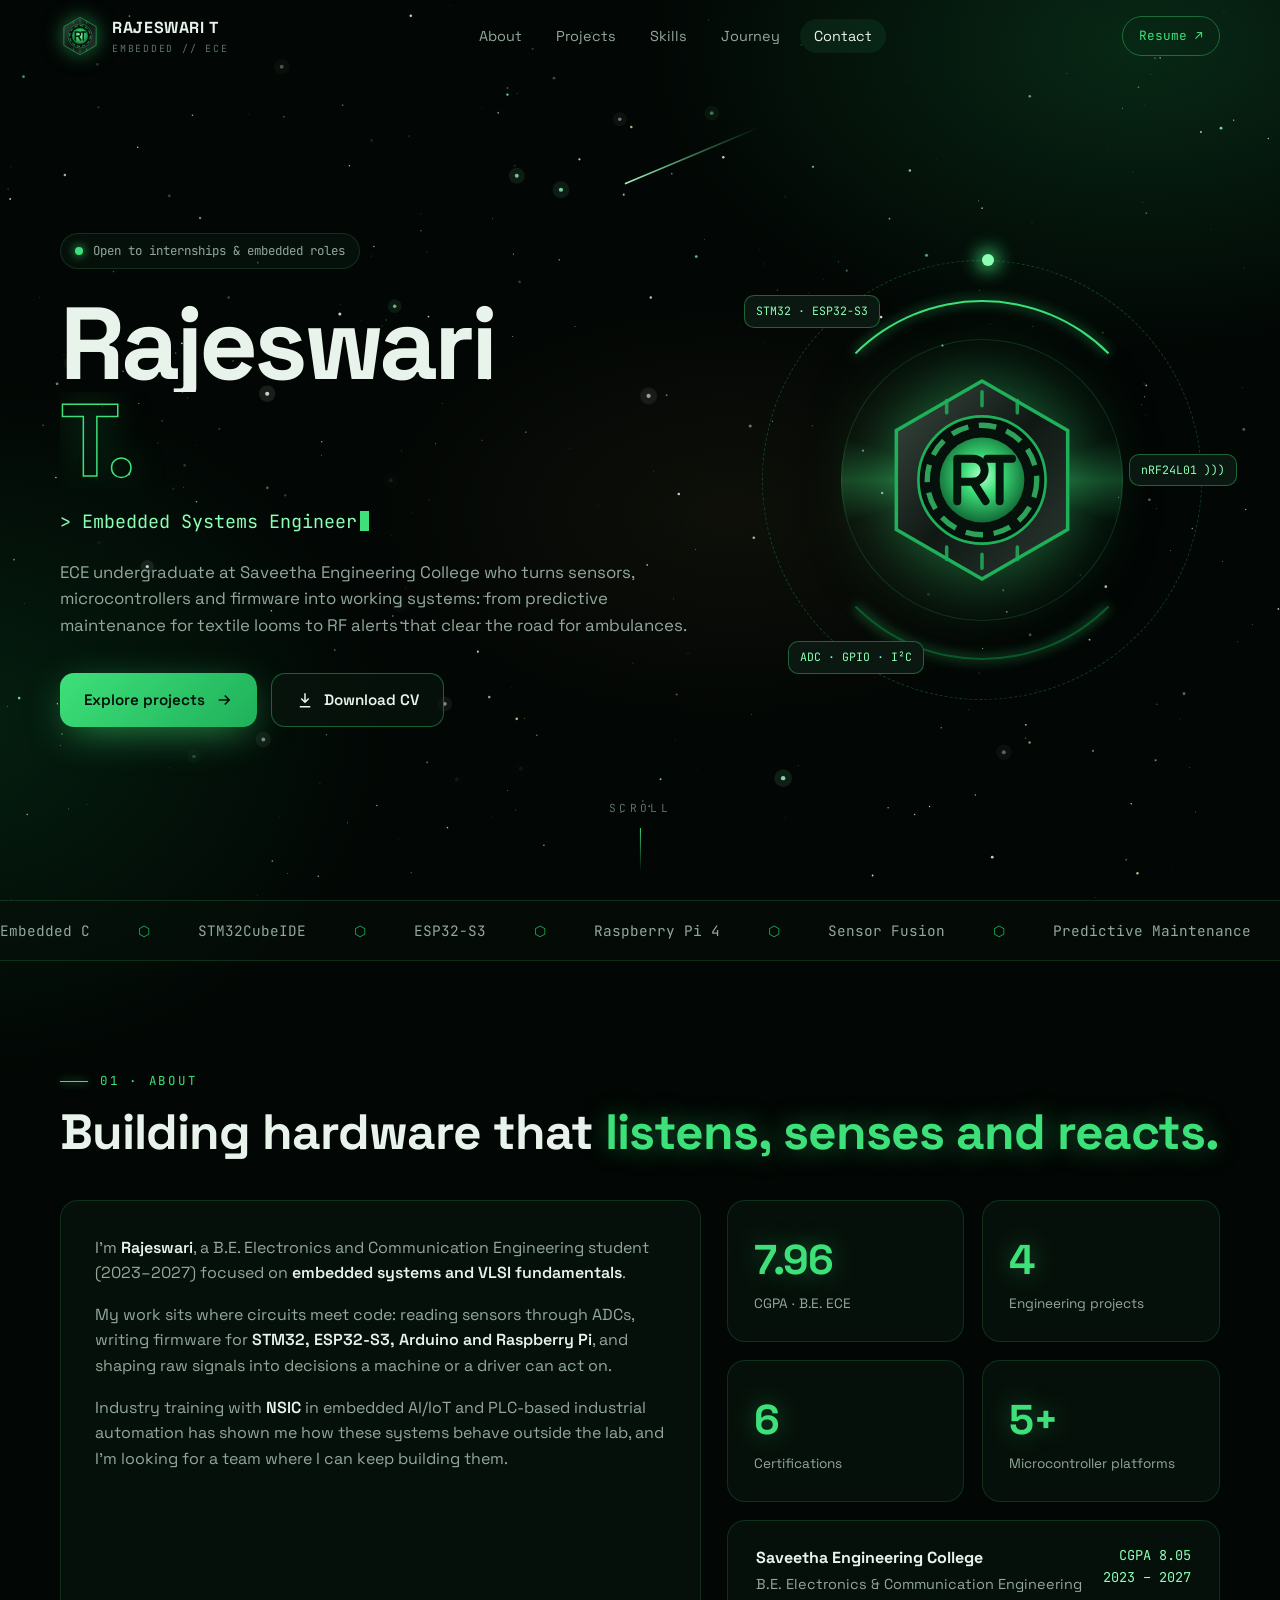
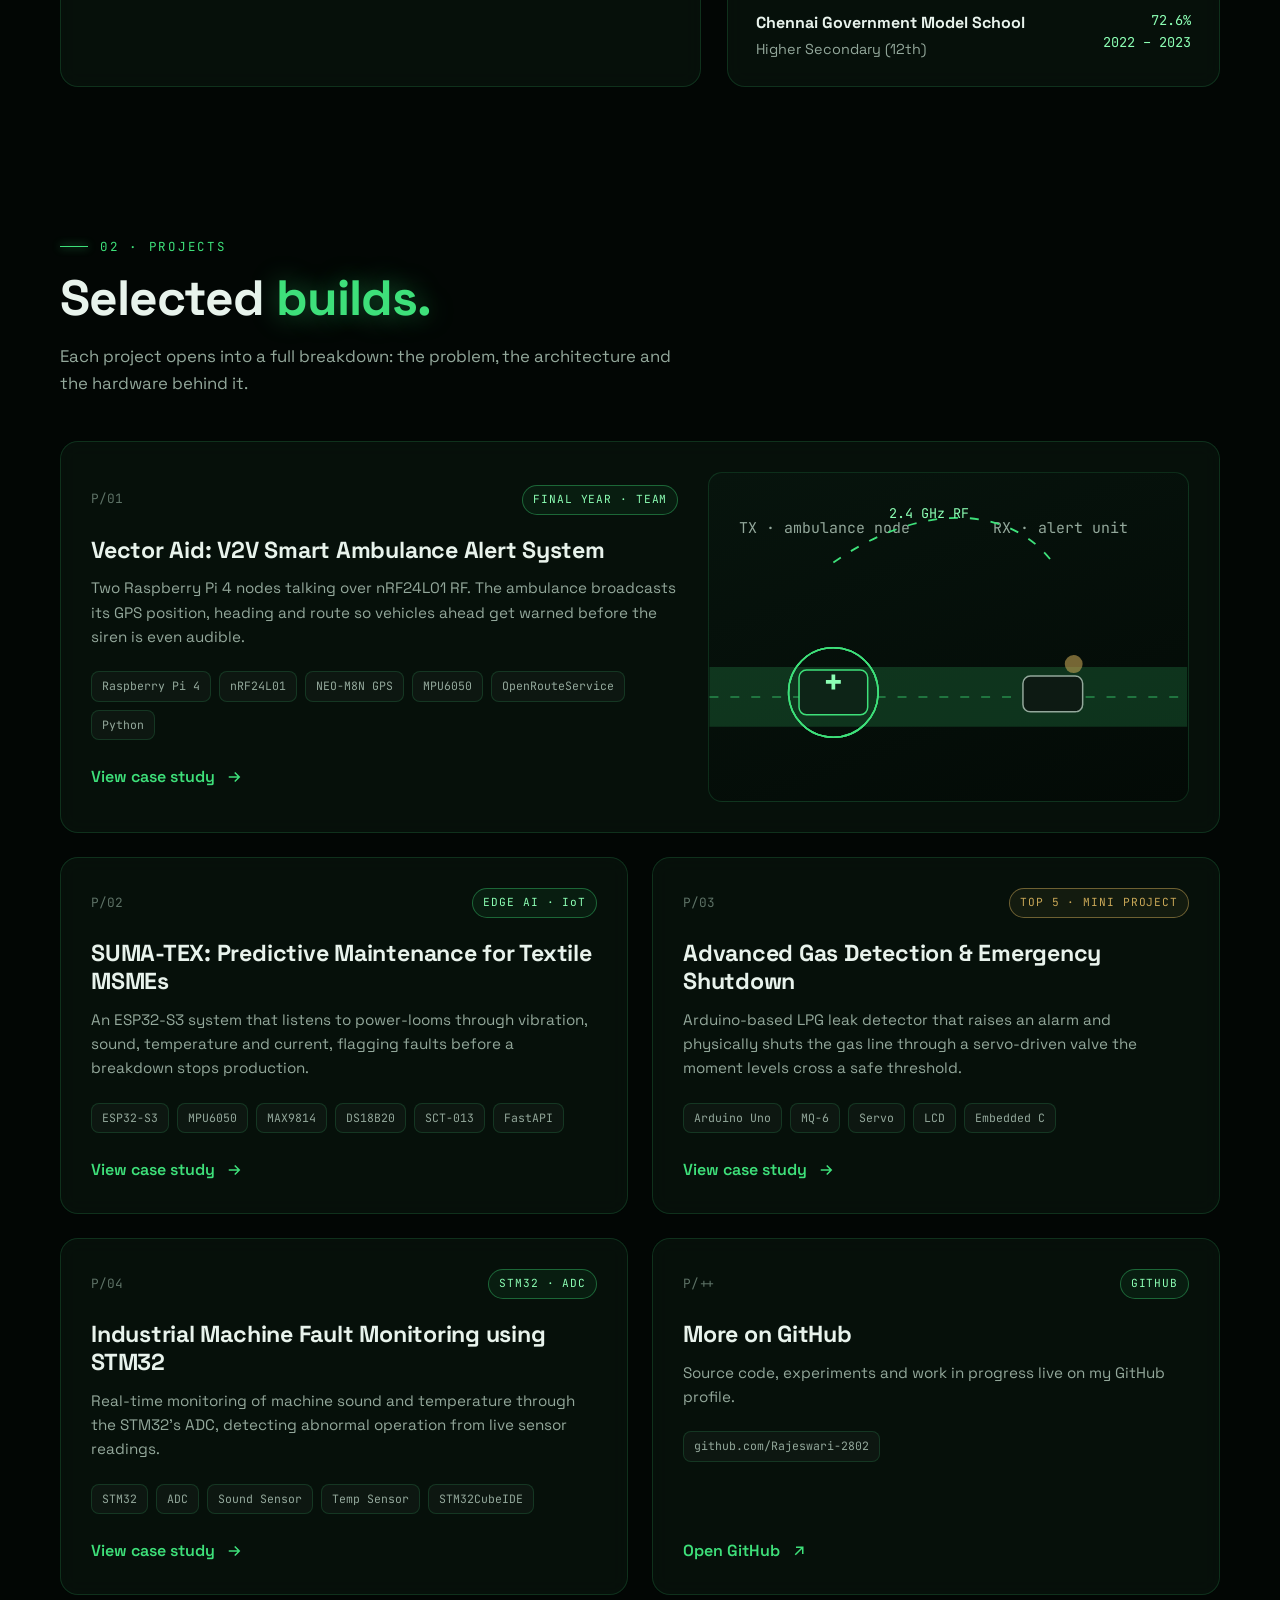
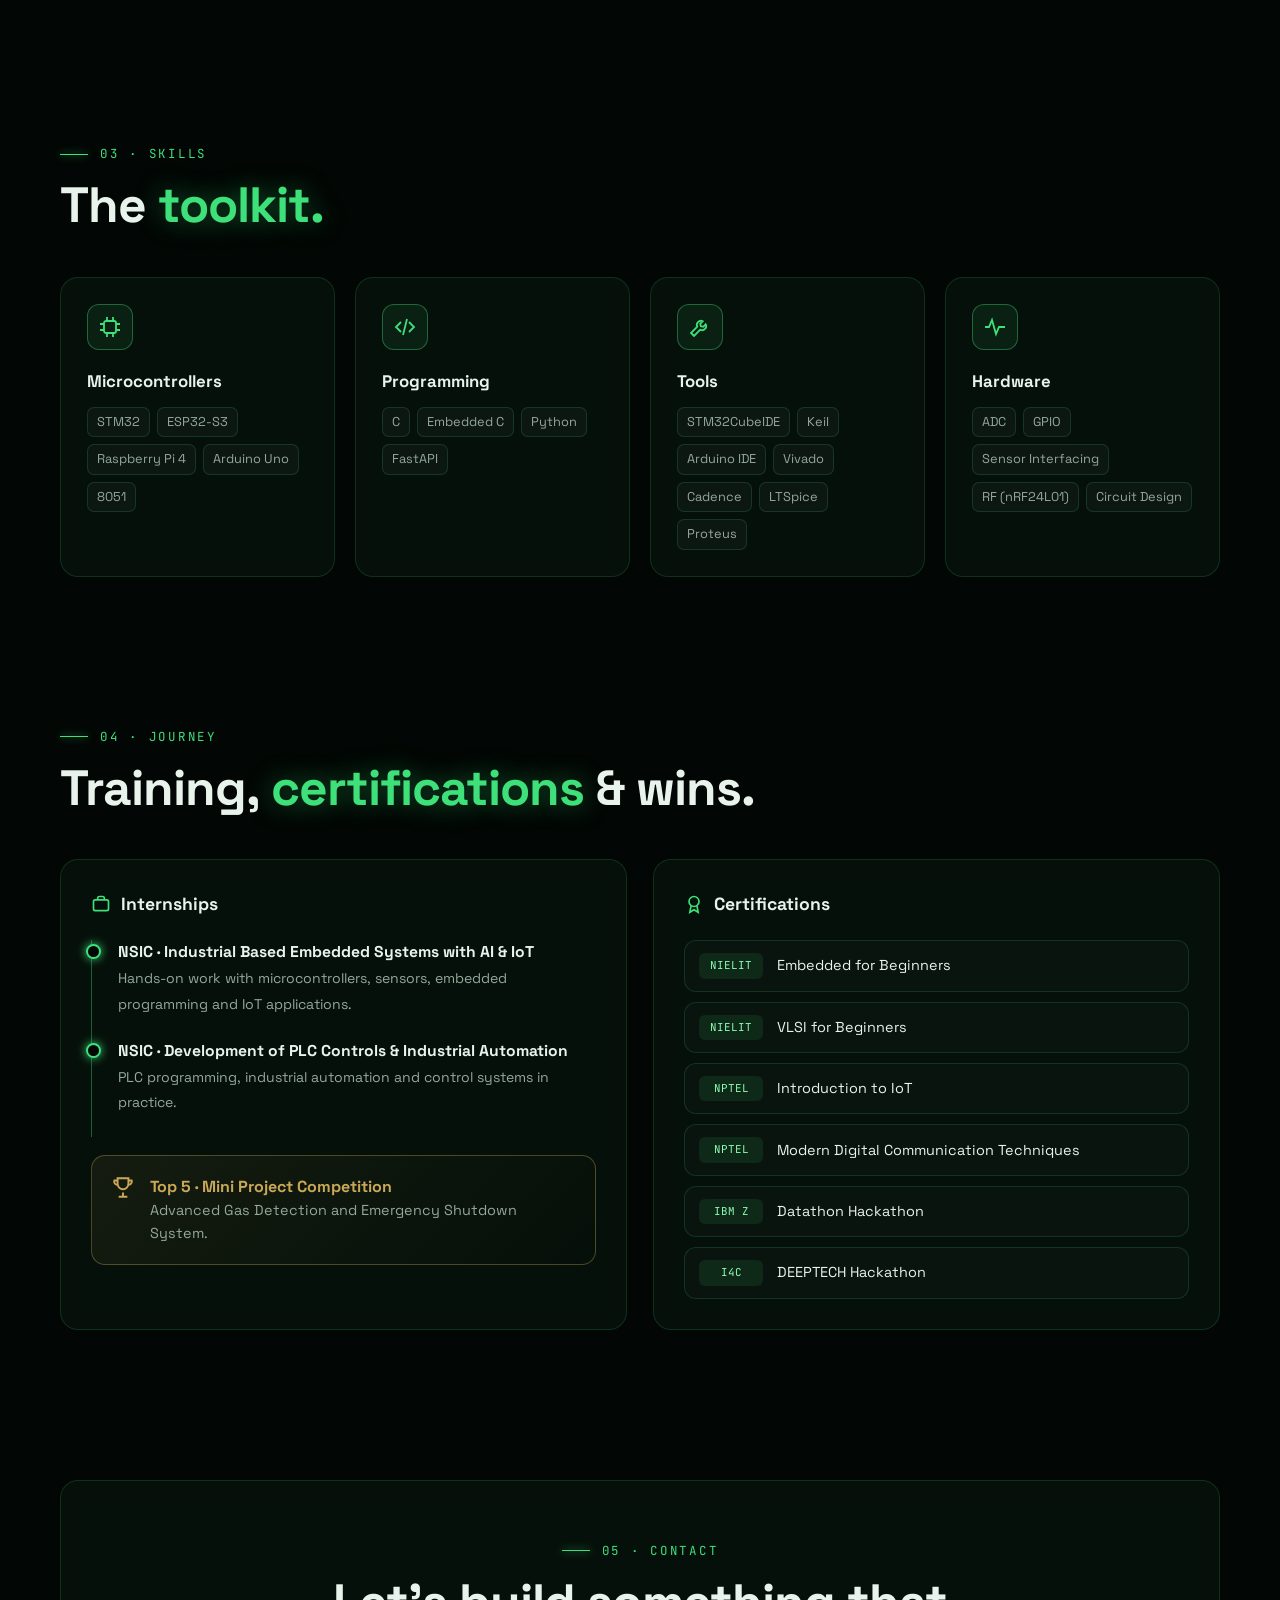
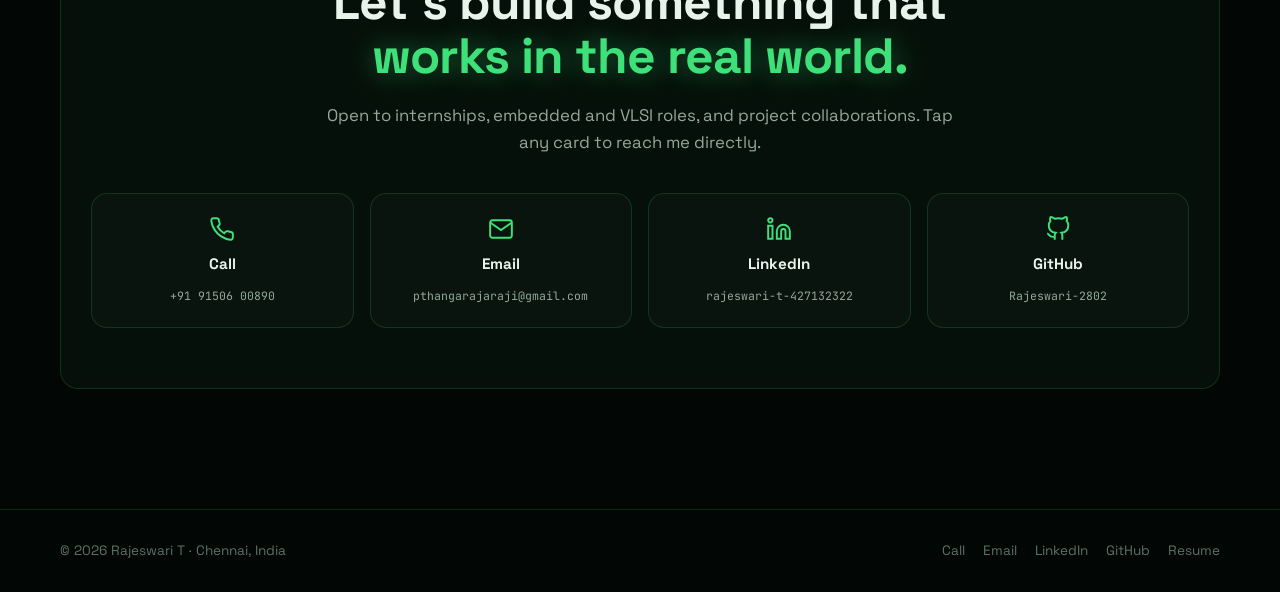
<file: index.html>
<!DOCTYPE html>
<html lang="en">
<head>
<meta charset="UTF-8">
<meta name="viewport" content="width=device-width, initial-scale=1">
<title>Rajeswari T | Embedded Systems Engineer</title>
<meta name="description" content="Portfolio of Rajeswari T, ECE student at Saveetha Engineering College building embedded systems with STM32, ESP32-S3 and Raspberry Pi.">
<meta name="theme-color" content="#020604">
<meta property="og:title" content="Rajeswari T | Embedded Systems Engineer">
<meta property="og:description" content="Embedded systems, IoT and VLSI projects: V2V ambulance alerts, textile predictive maintenance and more.">
<link rel="icon" type="image/svg+xml" href="assets/logo.svg">
<link rel="preconnect" href="https://fonts.googleapis.com">
<link rel="preconnect" href="https://fonts.gstatic.com" crossorigin>
<link href="https://fonts.googleapis.com/css2?family=JetBrains+Mono:wght@400;500&family=Space+Grotesk:wght@400;500;600;700&display=swap" rel="stylesheet">
<link rel="stylesheet" href="assets/css/style.css">
</head>
<body>
<div class="nebula"></div>
<canvas id="cosmos"></canvas>
<div class="cursor-glow"></div>

<!-- ============ NAV ============ -->
<header class="nav">
  <div class="wrap">
    <a href="#top" class="brand"><img src="assets/logo.svg" alt="Rajeswari T logo"><span>RAJESWARI T<small>EMBEDDED // ECE</small></span></a>
    <ul class="nav-links">
      <li><a href="#about">About</a></li>
      <li><a href="#projects">Projects</a></li>
      <li><a href="#skills">Skills</a></li>
      <li><a href="#journey">Journey</a></li>
      <li><a href="#contact">Contact</a></li>
    </ul>
    <a href="assets/Rajeswari_T_Resume.pdf" target="_blank" rel="noopener" class="nav-cta">Resume ↗</a>
    <button class="menu-btn" aria-label="Menu"><span></span><span></span></button>
  </div>
</header>

<main id="top">
<!-- ============ HERO ============ -->
<section class="hero">
  <div class="wrap">
    <div>
      <div class="status"><i></i>Open to internships &amp; embedded roles</div>
      <h1><span class="line"><span>Rajeswari</span></span><span class="line"><span class="outline">T.</span></span></h1>
      <div class="role">&gt; <span id="typed"></span><span class="caret"></span></div>
      <p class="lead">ECE undergraduate at Saveetha Engineering College who turns sensors, microcontrollers and firmware into working systems: from predictive maintenance for textile looms to RF alerts that clear the road for ambulances.</p>
      <div class="btns">
        <a href="#projects" class="btn btn-primary">Explore projects
          <svg viewBox="0 0 24 24" fill="none" stroke="currentColor" stroke-width="2"><path d="M5 12h14M13 6l6 6-6 6"/></svg></a>
        <a href="assets/Rajeswari_T_Resume.pdf" download class="btn btn-ghost">
          <svg viewBox="0 0 24 24" fill="none" stroke="currentColor" stroke-width="2"><path d="M12 3v12M7 10l5 5 5-5M5 21h14"/></svg>Download CV</a>
      </div>
    </div>
    <div class="emblem" aria-hidden="true">
      <div class="ring r1"></div>
      <div class="ring r2"></div>
      <div class="ring r3"></div>
      <div class="orbit"><b></b></div>
      <div class="core"><img src="assets/logo.svg" alt=""></div>
      <div class="chip c1">STM32 · ESP32-S3</div>
      <div class="chip c2">nRF24L01 ))) </div>
      <div class="chip c3">ADC · GPIO · I²C</div>
    </div>
  </div>
  <div class="scroll-hint">SCROLL</div>
</section>

<div class="marquee" aria-hidden="true">
  <div class="marquee-track">
    <span>Embedded C</span><span>STM32CubeIDE</span><span>ESP32-S3</span><span>Raspberry Pi 4</span><span>Sensor Fusion</span><span>Predictive Maintenance</span><span>V2V Communication</span><span>VLSI</span><span>PLC Automation</span><span>Python</span><span>FastAPI</span>
    <span>Embedded C</span><span>STM32CubeIDE</span><span>ESP32-S3</span><span>Raspberry Pi 4</span><span>Sensor Fusion</span><span>Predictive Maintenance</span><span>V2V Communication</span><span>VLSI</span><span>PLC Automation</span><span>Python</span><span>FastAPI</span>
  </div>
</div>

<!-- ============ ABOUT ============ -->
<section id="about">
  <div class="wrap">
    <div class="eyebrow reveal">01 · About</div>
    <h2 class="title reveal d1">Building hardware that <em>listens, senses and reacts.</em></h2>
    <div class="about-grid">
      <div class="panel about-text reveal">
        <p>I'm <strong>Rajeswari</strong>, a B.E. Electronics and Communication Engineering student (2023–2027) focused on <strong>embedded systems and VLSI fundamentals</strong>.</p>
        <p>My work sits where circuits meet code: reading sensors through ADCs, writing firmware for <strong>STM32, ESP32-S3, Arduino and Raspberry Pi</strong>, and shaping raw signals into decisions a machine or a driver can act on.</p>
        <p>Industry training with <strong>NSIC</strong> in embedded AI/IoT and PLC-based industrial automation has shown me how these systems behave outside the lab, and I'm looking for a team where I can keep building them.</p>
      </div>
      <div class="stats">
        <div class="panel stat reveal d1"><div class="num" data-count="8.05">0</div><div class="lbl">CGPA · B.E. ECE</div></div>
        <div class="panel stat reveal d2"><div class="num" data-count="4">0</div><div class="lbl">Engineering projects</div></div>
        <div class="panel stat reveal d2"><div class="num" data-count="6">0</div><div class="lbl">Certifications</div></div>
        <div class="panel stat reveal d3"><div class="num" data-count="5" data-suffix="+">0</div><div class="lbl">Microcontroller platforms</div></div>
        <div class="panel edu reveal">
          <div class="edu-row"><div><b>Saveetha Engineering College</b><span>B.E. Electronics &amp; Communication Engineering</span></div><div class="right">CGPA 8.05<br>2023 – 2027</div></div>
          <div class="edu-row"><div><b>Chennai Government Model School</b><span>Higher Secondary (12th)</span></div><div class="right">72.6%<br>2022 – 2023</div></div>
        </div>
      </div>
    </div>
  </div>
</section>

<!-- ============ PROJECTS ============ -->
<section id="projects">
  <div class="wrap">
    <div class="eyebrow reveal">02 · Projects</div>
    <h2 class="title reveal d1">Selected <em>builds.</em></h2>
    <p class="lead reveal d2">Each project opens into a full breakdown: the problem, the architecture and the hardware behind it.</p>

    <div class="projects">
      <!-- V2V -->
      <a href="projects/vector-aid.html" class="panel card featured reveal">
        <div>
          <div class="card-top"><span class="card-idx">P/01</span><span class="badge">FINAL YEAR · TEAM</span></div>
          <h3>Vector Aid: V2V Smart Ambulance Alert System</h3>
          <p>Two Raspberry Pi 4 nodes talking over nRF24L01 RF. The ambulance broadcasts its GPS position, heading and route so vehicles ahead get warned before the siren is even audible.</p>
          <div class="tags"><span>Raspberry Pi 4</span><span>nRF24L01</span><span>NEO-M8N GPS</span><span>MPU6050</span><span>OpenRouteService</span><span>Python</span></div>
          <span class="more">View case study <svg viewBox="0 0 24 24" fill="none" stroke="currentColor" stroke-width="2"><path d="M5 12h14M13 6l6 6-6 6"/></svg></span>
        </div>
        <div class="card-visual">
          <svg viewBox="0 0 320 220">
            <path d="M0 150 H320" stroke="rgba(62,224,122,.18)" stroke-width="40"/>
            <path d="M0 150 H320" stroke="rgba(62,224,122,.5)" stroke-width="1" class="flow"/>
            <g transform="translate(60 132)">
              <rect width="46" height="30" rx="5" fill="#0d2417" stroke="#3ee07a"/>
              <path d="M18 8h10M23 3v10" stroke="#8cffb4" stroke-width="2.5"/>
              <circle cx="23" cy="15" r="30" fill="none" stroke="#3ee07a" class="wave"/>
              <circle cx="23" cy="15" r="30" fill="none" stroke="#3ee07a" class="wave d2"/>
              <circle cx="23" cy="15" r="30" fill="none" stroke="#3ee07a" class="wave d3"/>
            </g>
            <g transform="translate(210 136)"><rect width="40" height="24" rx="5" fill="#0d1a13" stroke="#93a89b"/><circle cx="34" cy="-8" r="6" fill="#c9a857"><animate attributeName="opacity" values="1;.2;1" dur="1s" repeatCount="indefinite"/></circle></g>
            <text x="20" y="40" fill="#93a89b" font-family="JetBrains Mono" font-size="10">TX · ambulance node</text>
            <text x="190" y="40" fill="#93a89b" font-family="JetBrains Mono" font-size="10">RX · alert unit</text>
            <path d="M83 60 C140 20 200 20 230 60" fill="none" stroke="#3ee07a" stroke-width="1.2" class="flow"/>
            <text x="120" y="30" fill="#8cffb4" font-family="JetBrains Mono" font-size="9">2.4 GHz RF</text>
          </svg>
        </div>
      </a>

      <!-- SUMA-TEX -->
      <a href="projects/suma-tex.html" class="panel card reveal">
        <div class="card-top"><span class="card-idx">P/02</span><span class="badge">EDGE AI · IoT</span></div>
        <h3>SUMA-TEX: Predictive Maintenance for Textile MSMEs</h3>
        <p>An ESP32-S3 system that listens to power-looms through vibration, sound, temperature and current, flagging faults before a breakdown stops production.</p>
        <div class="tags"><span>ESP32-S3</span><span>MPU6050</span><span>MAX9814</span><span>DS18B20</span><span>SCT-013</span><span>FastAPI</span></div>
        <span class="more">View case study <svg viewBox="0 0 24 24" fill="none" stroke="currentColor" stroke-width="2"><path d="M5 12h14M13 6l6 6-6 6"/></svg></span>
      </a>

      <!-- Gas -->
      <a href="projects/gas-shutdown.html" class="panel card reveal d1">
        <div class="card-top"><span class="card-idx">P/03</span><span class="badge gold">TOP 5 · MINI PROJECT</span></div>
        <h3>Advanced Gas Detection &amp; Emergency Shutdown</h3>
        <p>Arduino-based LPG leak detector that raises an alarm and physically shuts the gas line through a servo-driven valve the moment levels cross a safe threshold.</p>
        <div class="tags"><span>Arduino Uno</span><span>MQ-6</span><span>Servo</span><span>LCD</span><span>Embedded C</span></div>
        <span class="more">View case study <svg viewBox="0 0 24 24" fill="none" stroke="currentColor" stroke-width="2"><path d="M5 12h14M13 6l6 6-6 6"/></svg></span>
      </a>

      <!-- STM32 -->
      <a href="projects/stm32-fault.html" class="panel card reveal">
        <div class="card-top"><span class="card-idx">P/04</span><span class="badge">STM32 · ADC</span></div>
        <h3>Industrial Machine Fault Monitoring using STM32</h3>
        <p>Real-time monitoring of machine sound and temperature through the STM32's ADC, detecting abnormal operation from live sensor readings.</p>
        <div class="tags"><span>STM32</span><span>ADC</span><span>Sound Sensor</span><span>Temp Sensor</span><span>STM32CubeIDE</span></div>
        <span class="more">View case study <svg viewBox="0 0 24 24" fill="none" stroke="currentColor" stroke-width="2"><path d="M5 12h14M13 6l6 6-6 6"/></svg></span>
      </a>

      <a href="https://github.com/Rajeswari-2802" target="_blank" rel="noopener" class="panel card reveal d1">
        <div class="card-top"><span class="card-idx">P/++</span><span class="badge">GITHUB</span></div>
        <h3>More on GitHub</h3>
        <p>Source code, experiments and work in progress live on my GitHub profile.</p>
        <div class="tags"><span>github.com/Rajeswari-2802</span></div>
        <span class="more">Open GitHub <svg viewBox="0 0 24 24" fill="none" stroke="currentColor" stroke-width="2"><path d="M7 17L17 7M8 7h9v9"/></svg></span>
      </a>
    </div>
  </div>
</section>

<!-- ============ SKILLS ============ -->
<section id="skills">
  <div class="wrap">
    <div class="eyebrow reveal">03 · Skills</div>
    <h2 class="title reveal d1">The <em>toolkit.</em></h2>
    <div class="skills-grid">
      <div class="panel skill reveal">
        <div class="ico"><svg viewBox="0 0 24 24" fill="none" stroke="currentColor" stroke-width="1.8"><rect x="6" y="6" width="12" height="12" rx="2"/><path d="M9 2v4M15 2v4M9 18v4M15 18v4M2 9h4M2 15h4M18 9h4M18 15h4"/></svg></div>
        <h4>Microcontrollers</h4>
        <ul><li>STM32</li><li>ESP32-S3</li><li>Raspberry Pi 4</li><li>Arduino Uno</li><li>8051</li></ul>
      </div>
      <div class="panel skill reveal d1">
        <div class="ico"><svg viewBox="0 0 24 24" fill="none" stroke="currentColor" stroke-width="1.8"><path d="M8 7l-5 5 5 5M16 7l5 5-5 5M14 4l-4 16"/></svg></div>
        <h4>Programming</h4>
        <ul><li>C</li><li>Embedded C</li><li>Python</li><li>FastAPI</li></ul>
      </div>
      <div class="panel skill reveal d2">
        <div class="ico"><svg viewBox="0 0 24 24" fill="none" stroke="currentColor" stroke-width="1.8"><path d="M14.7 6.3a4 4 0 00-5.4 5.4L3 18l3 3 6.3-6.3a4 4 0 005.4-5.4l-2.5 2.5-2.4-.6-.6-2.4z"/></svg></div>
        <h4>Tools</h4>
        <ul><li>STM32CubeIDE</li><li>Keil</li><li>Arduino IDE</li><li>Vivado</li><li>Cadence</li><li>LTSpice</li><li>Proteus</li></ul>
      </div>
      <div class="panel skill reveal d3">
        <div class="ico"><svg viewBox="0 0 24 24" fill="none" stroke="currentColor" stroke-width="1.8"><path d="M2 12h4l3-7 4 14 3-7h6"/></svg></div>
        <h4>Hardware</h4>
        <ul><li>ADC</li><li>GPIO</li><li>Sensor Interfacing</li><li>RF (nRF24L01)</li><li>Circuit Design</li></ul>
      </div>
    </div>
  </div>
</section>

<!-- ============ JOURNEY ============ -->
<section id="journey">
  <div class="wrap">
    <div class="eyebrow reveal">04 · Journey</div>
    <h2 class="title reveal d1">Training, <em>certifications</em> &amp; wins.</h2>
    <div class="two-col">
      <div class="panel timeline reveal">
        <h3><svg viewBox="0 0 24 24" fill="none" stroke="currentColor" stroke-width="2"><rect x="3" y="7" width="18" height="13" rx="2"/><path d="M8 7V5a2 2 0 012-2h4a2 2 0 012 2v2"/></svg>Internships</h3>
        <div class="tl-item"><b>NSIC · Industrial Based Embedded Systems with AI &amp; IoT</b><span>Hands-on work with microcontrollers, sensors, embedded programming and IoT applications.</span></div>
        <div class="tl-item"><b>NSIC · Development of PLC Controls &amp; Industrial Automation</b><span>PLC programming, industrial automation and control systems in practice.</span></div>
        <div class="trophy">
          <svg viewBox="0 0 24 24" fill="none" stroke="currentColor" stroke-width="1.8"><path d="M8 21h8M12 17v4M7 4h10v5a5 5 0 01-10 0V4zM7 6H4a3 3 0 003 4M17 6h3a3 3 0 01-3 4"/></svg>
          <div><b>Top 5 · Mini Project Competition</b><p>Advanced Gas Detection and Emergency Shutdown System.</p></div>
        </div>
      </div>
      <div class="panel timeline reveal d1">
        <h3><svg viewBox="0 0 24 24" fill="none" stroke="currentColor" stroke-width="2"><circle cx="12" cy="9" r="6"/><path d="M8.5 14L7 22l5-3 5 3-1.5-8"/></svg>Certifications</h3>
        <div class="cert-list">
          <div class="cert"><i>NIELIT</i><span>Embedded for Beginners</span></div>
          <div class="cert"><i>NIELIT</i><span>VLSI for Beginners</span></div>
          <div class="cert"><i>NPTEL</i><span>Introduction to IoT</span></div>
          <div class="cert"><i>NPTEL</i><span>Modern Digital Communication Techniques</span></div>
          <div class="cert"><i>IBM Z</i><span>Datathon Hackathon</span></div>
          <div class="cert"><i>I4C</i><span>DEEPTECH Hackathon</span></div>
        </div>
      </div>
    </div>
  </div>
</section>

<!-- ============ CONTACT ============ -->
<section id="contact">
  <div class="wrap">
    <div class="panel contact reveal">
      <div class="eyebrow" style="justify-content:center">05 · Contact</div>
      <h2 class="title">Let's build something that <em>works in the real world.</em></h2>
      <p class="lead">Open to internships, embedded and VLSI roles, and project collaborations. Tap any card to reach me directly.</p>
      <div class="contact-links">
        <a class="clink" href="tel:+919150600890"><svg viewBox="0 0 24 24" fill="none" stroke="currentColor" stroke-width="1.8"><path d="M22 16.9v3a2 2 0 01-2.2 2 19.8 19.8 0 01-8.6-3.1 19.5 19.5 0 01-6-6A19.8 19.8 0 012.1 4.2 2 2 0 014.1 2h3a2 2 0 012 1.7c.1 1 .4 1.9.7 2.8a2 2 0 01-.5 2.1L8 9.9a16 16 0 006 6l1.3-1.3a2 2 0 012.1-.5c.9.3 1.8.6 2.8.7a2 2 0 011.8 2z"/></svg><b>Call</b><span>+91 91506 00890</span></a>
        <a class="clink" href="mailto:pthangarajaraji@gmail.com"><svg viewBox="0 0 24 24" fill="none" stroke="currentColor" stroke-width="1.8"><rect x="2" y="4" width="20" height="16" rx="2"/><path d="M22 6l-10 7L2 6"/></svg><b>Email</b><span>pthangarajaraji@gmail.com</span></a>
        <a class="clink" href="https://www.linkedin.com/in/rajeswari-t-427132322/" target="_blank" rel="noopener"><svg viewBox="0 0 24 24" fill="none" stroke="currentColor" stroke-width="1.8"><path d="M16 8a6 6 0 016 6v7h-4v-7a2 2 0 00-4 0v7h-4v-7a6 6 0 016-6zM2 9h4v12H2zM4 2a2 2 0 110 4 2 2 0 010-4z"/></svg><b>LinkedIn</b><span>rajeswari-t-427132322</span></a>
        <a class="clink" href="https://github.com/Rajeswari-2802" target="_blank" rel="noopener"><svg viewBox="0 0 24 24" fill="none" stroke="currentColor" stroke-width="1.8"><path d="M9 19c-5 1.5-5-2.5-7-3m14 6v-3.9a3.4 3.4 0 00-.9-2.6c3.1-.4 6.4-1.5 6.4-7A5.4 5.4 0 0020 4.8 5 5 0 0019.9 1S18.7.6 16 2.5a13.4 13.4 0 00-7 0C6.3.6 5.1 1 5.1 1A5 5 0 005 4.8a5.4 5.4 0 00-1.5 3.7c0 5.5 3.3 6.6 6.4 7a3.4 3.4 0 00-.9 2.6V22"/></svg><b>GitHub</b><span>Rajeswari-2802</span></a>
      </div>
    </div>
  </div>
</section>
</main>

<footer>
  <div class="wrap">
    <span>© <span data-year></span> Rajeswari T · Chennai, India</span>
    <div class="f-links">
      <a href="tel:+919150600890">Call</a>
      <a href="mailto:pthangarajaraji@gmail.com">Email</a>
      <a href="https://www.linkedin.com/in/rajeswari-t-427132322/" target="_blank" rel="noopener">LinkedIn</a>
      <a href="https://github.com/Rajeswari-2802" target="_blank" rel="noopener">GitHub</a>
      <a href="assets/Rajeswari_T_Resume.pdf" target="_blank" rel="noopener">Resume</a>
    </div>
  </div>
</footer>
<script src="assets/js/main.js"></script>
</body>
</html>
</file>
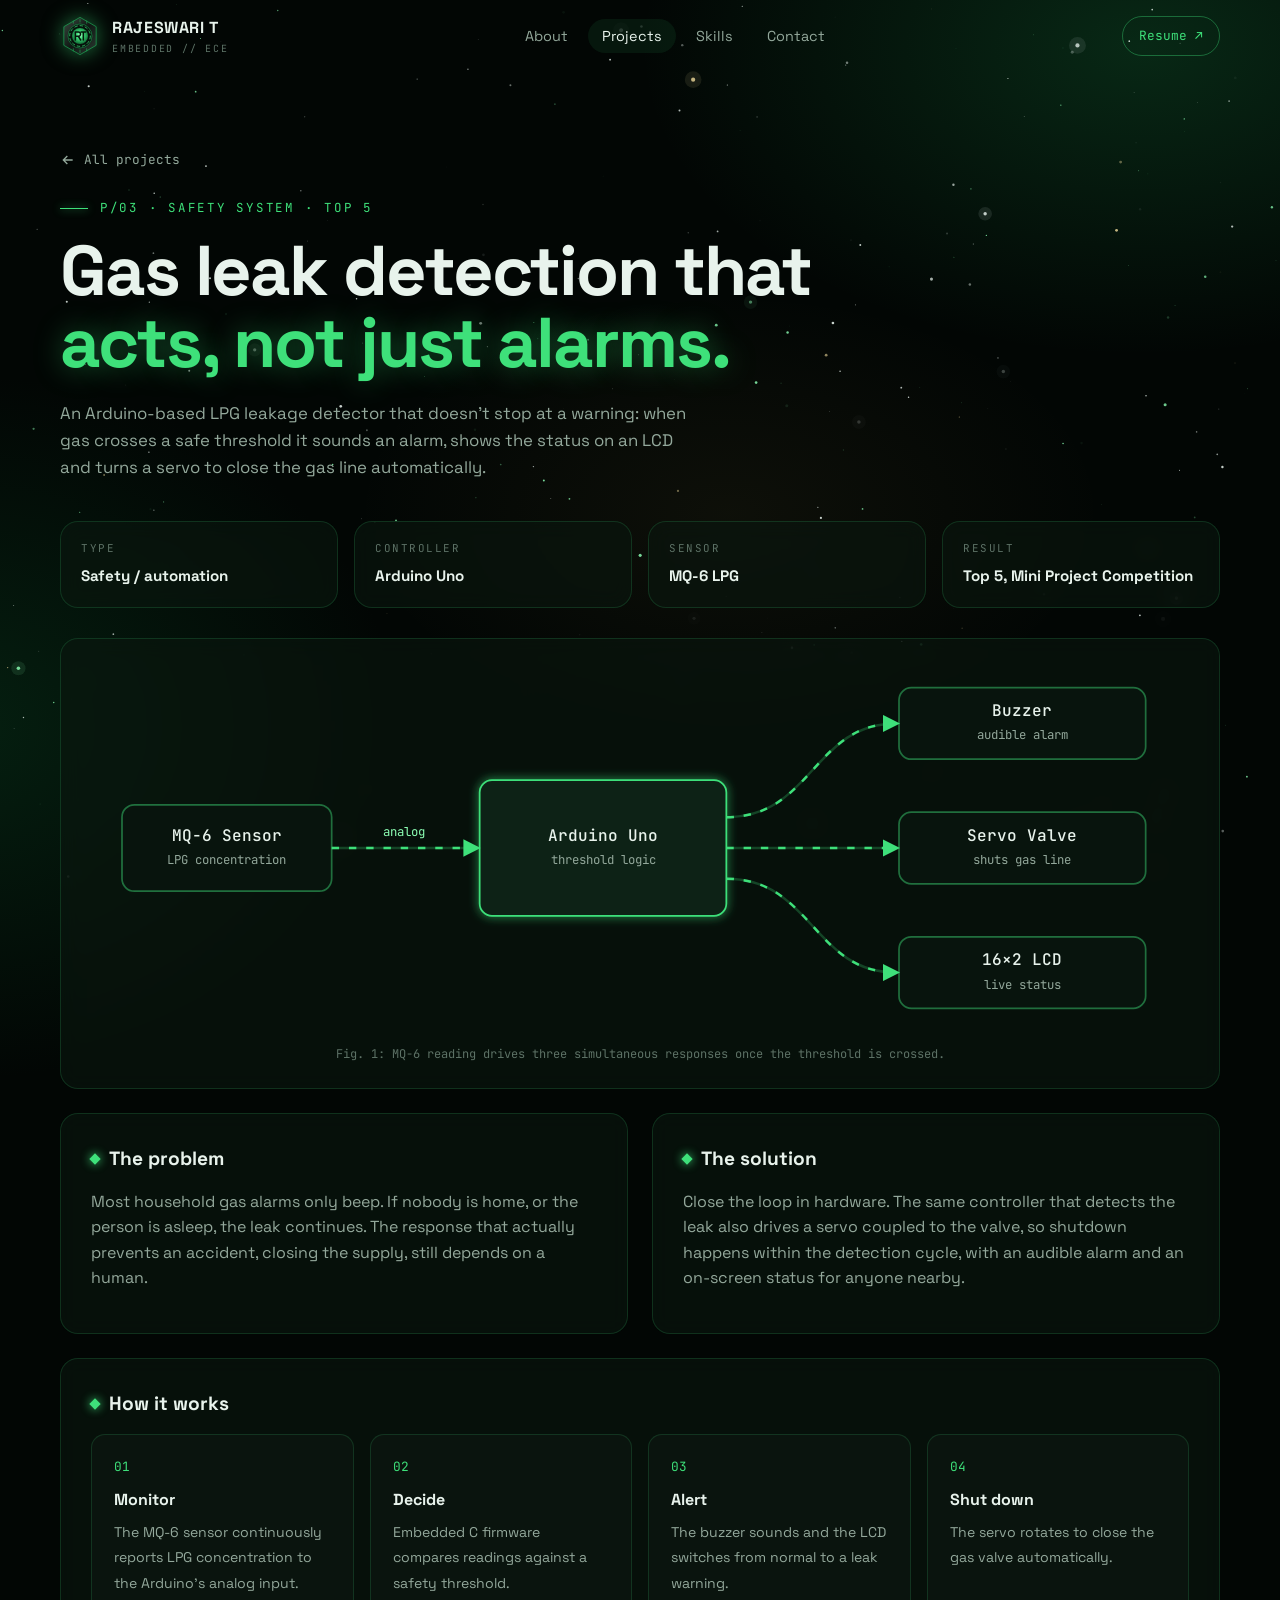
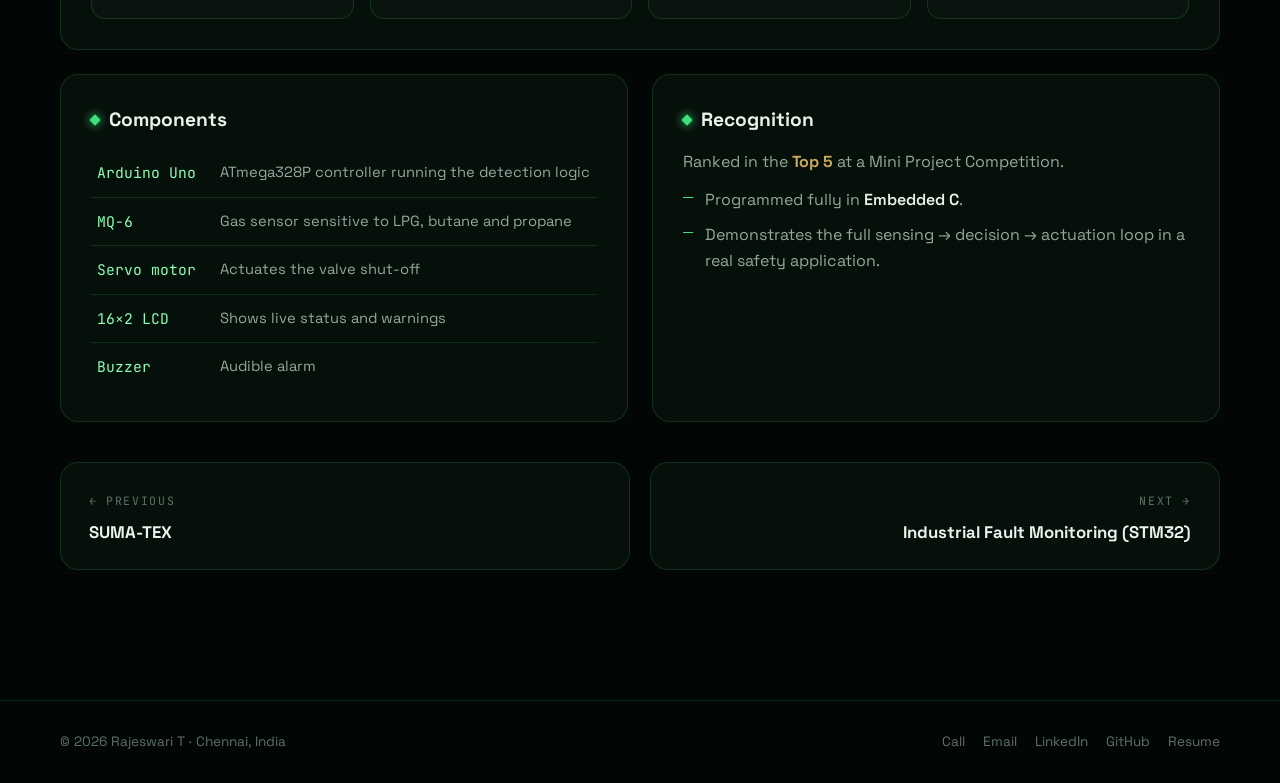
<file: projects/gas-shutdown.html>
<!DOCTYPE html>
<html lang="en">
<head>
<meta charset="UTF-8">
<meta name="viewport" content="width=device-width, initial-scale=1">
<title>Gas Detection & Emergency Shutdown | Rajeswari T</title>
<meta name="description" content="Arduino-based LPG leak detection with alarm and automatic servo valve shutdown. Top 5 in a mini project competition.">
<meta name="theme-color" content="#020604">
<link rel="icon" type="image/svg+xml" href="../assets/logo.svg">
<link rel="preconnect" href="https://fonts.googleapis.com">
<link rel="preconnect" href="https://fonts.gstatic.com" crossorigin>
<link href="https://fonts.googleapis.com/css2?family=JetBrains+Mono:wght@400;500&family=Space+Grotesk:wght@400;500;600;700&display=swap" rel="stylesheet">
<link rel="stylesheet" href="../assets/css/style.css">
</head>
<body>
<div class="nebula"></div>
<canvas id="cosmos"></canvas>
<div class="cursor-glow"></div>
<header class="nav">
  <div class="wrap">
    <a href="../index.html" class="brand"><img src="../assets/logo.svg" alt="Rajeswari T logo"><span>RAJESWARI T<small>EMBEDDED // ECE</small></span></a>
    <ul class="nav-links">
      <li><a href="../index.html#about">About</a></li>
      <li><a href="../index.html#projects" class="active">Projects</a></li>
      <li><a href="../index.html#skills">Skills</a></li>
      <li><a href="../index.html#contact">Contact</a></li>
    </ul>
    <a href="../assets/Rajeswari_T_Resume.pdf" target="_blank" rel="noopener" class="nav-cta">Resume ↗</a>
    <button class="menu-btn" aria-label="Menu"><span></span><span></span></button>
  </div>
</header>
<main>
<section class="p-hero">
  <div class="wrap">
    <a href="../index.html#projects" class="back"><svg viewBox="0 0 24 24" fill="none" stroke="currentColor" stroke-width="2"><path d="M19 12H5M11 18l-6-6 6-6"/></svg> All projects</a>
    <div class="eyebrow reveal">P/03 · Safety system · Top 5</div>
    <h1 class="reveal d1">Gas leak detection that <em>acts, not just alarms.</em></h1>
    <p class="lead reveal d2">An Arduino-based LPG leakage detector that doesn't stop at a warning: when gas crosses a safe threshold it sounds an alarm, shows the status on an LCD and turns a servo to close the gas line automatically.</p>
    <div class="p-meta"><div class="panel reveal d0"><small>Type</small><b>Safety / automation</b></div><div class="panel reveal d1"><small>Controller</small><b>Arduino Uno</b></div><div class="panel reveal d2"><small>Sensor</small><b>MQ-6 LPG</b></div><div class="panel reveal d3"><small>Result</small><b>Top 5, Mini Project Competition</b></div></div>
    <div class="panel p-diagram reveal"><svg viewBox="0 0 900 300" role="img" aria-label="System architecture diagram">
<defs>
<marker id="arr" viewBox="0 0 10 10" refX="8" refY="5" markerWidth="7" markerHeight="7" orient="auto-start-reverse"><path d="M0 0L10 5L0 10z" fill="#3ee07a"/></marker>
<filter id="glow" x="-30%" y="-30%" width="160%" height="160%"><feGaussianBlur stdDeviation="4" result="b"/><feMerge><feMergeNode in="b"/><feMergeNode in="SourceGraphic"/></feMerge></filter>
</defs><g><rect x="30" y="115" width="170" height="70" rx="10" fill="#08140d" stroke="rgba(62,224,122,.45)" stroke-width="1.4"/><text x="115.0" y="144.0" text-anchor="middle" font-size="13" font-weight="500">MQ-6 Sensor</text><text x="115.0" y="163.0" text-anchor="middle" font-size="10" fill="#93a89b" style="fill:#93a89b">LPG concentration</text></g><g><rect x="320" y="95" width="200" height="110" rx="10" fill="#0d2417" stroke="#3ee07a" stroke-width="1.4" filter="url(#glow)"/><text x="420.0" y="144.0" text-anchor="middle" font-size="13" font-weight="500">Arduino Uno</text><text x="420.0" y="163.0" text-anchor="middle" font-size="10" fill="#93a89b" style="fill:#93a89b">threshold logic</text></g><g><rect x="660" y="20" width="200" height="58" rx="10" fill="#08140d" stroke="rgba(62,224,122,.45)" stroke-width="1.4"/><text x="760.0" y="43.0" text-anchor="middle" font-size="13" font-weight="500">Buzzer</text><text x="760.0" y="62.0" text-anchor="middle" font-size="10" fill="#93a89b" style="fill:#93a89b">audible alarm</text></g><g><rect x="660" y="121" width="200" height="58" rx="10" fill="#08140d" stroke="rgba(62,224,122,.45)" stroke-width="1.4"/><text x="760.0" y="144.0" text-anchor="middle" font-size="13" font-weight="500">Servo Valve</text><text x="760.0" y="163.0" text-anchor="middle" font-size="10" fill="#93a89b" style="fill:#93a89b">shuts gas line</text></g><g><rect x="660" y="222" width="200" height="58" rx="10" fill="#08140d" stroke="rgba(62,224,122,.45)" stroke-width="1.4"/><text x="760.0" y="245.0" text-anchor="middle" font-size="13" font-weight="500">16×2 LCD</text><text x="760.0" y="264.0" text-anchor="middle" font-size="10" fill="#93a89b" style="fill:#93a89b">live status</text></g><path d="M200 150 H318" fill="none" stroke="rgba(62,224,122,.25)" stroke-width="2"/><path d="M200 150 H318" fill="none" stroke="#3ee07a" stroke-width="2" class="flow" marker-end="url(#arr)"/><text x="259" y="140" text-anchor="middle" font-size="10" style="fill:#8cffb4">analog</text><path d="M520 125 C590 125 590 49 658 49" fill="none" stroke="rgba(62,224,122,.25)" stroke-width="2"/><path d="M520 125 C590 125 590 49 658 49" fill="none" stroke="#3ee07a" stroke-width="2" class="flow" marker-end="url(#arr)"/><path d="M520 150 H658" fill="none" stroke="rgba(62,224,122,.25)" stroke-width="2"/><path d="M520 150 H658" fill="none" stroke="#3ee07a" stroke-width="2" class="flow" marker-end="url(#arr)"/><path d="M520 175 C590 175 590 251 658 251" fill="none" stroke="rgba(62,224,122,.25)" stroke-width="2"/><path d="M520 175 C590 175 590 251 658 251" fill="none" stroke="#3ee07a" stroke-width="2" class="flow" marker-end="url(#arr)"/></svg><div class="cap">Fig. 1: MQ-6 reading drives three simultaneous responses once the threshold is crossed.</div></div>
    <div class="p-body"><div class="panel p-block reveal"><h3>The problem</h3><p>Most household gas alarms only beep. If nobody is home, or the person is asleep, the leak continues. The response that actually prevents an accident, closing the supply, still depends on a human.</p></div><div class="panel p-block reveal"><h3>The solution</h3><p>Close the loop in hardware. The same controller that detects the leak also drives a servo coupled to the valve, so shutdown happens within the detection cycle, with an audible alarm and an on-screen status for anyone nearby.</p></div><div class="panel p-block reveal full"><h3>How it works</h3><div class="steps"><div class="step"><b>Monitor</b><span>The MQ-6 sensor continuously reports LPG concentration to the Arduino's analog input.</span></div><div class="step"><b>Decide</b><span>Embedded C firmware compares readings against a safety threshold.</span></div><div class="step"><b>Alert</b><span>The buzzer sounds and the LCD switches from normal to a leak warning.</span></div><div class="step"><b>Shut down</b><span>The servo rotates to close the gas valve automatically.</span></div></div></div><div class="panel p-block reveal"><h3>Components</h3><table class="hw"><tr><td>Arduino Uno</td><td>ATmega328P controller running the detection logic</td></tr><tr><td>MQ-6</td><td>Gas sensor sensitive to LPG, butane and propane</td></tr><tr><td>Servo motor</td><td>Actuates the valve shut-off</td></tr><tr><td>16×2 LCD</td><td>Shows live status and warnings</td></tr><tr><td>Buzzer</td><td>Audible alarm</td></tr></table></div><div class="panel p-block reveal"><h3>Recognition</h3><p>Ranked in the <b style="color:var(--gold)">Top 5</b> at a Mini Project Competition.</p><ul><li>Programmed fully in <b>Embedded C</b>.</li><li>Demonstrates the full sensing → decision → actuation loop in a real safety application.</li></ul></div></div>
    <div class="p-nav">
      <a class="panel" href="suma-tex.html"><small>← Previous</small><b>SUMA-TEX</b></a>
      <a class="panel" href="stm32-fault.html"><small>Next →</small><b>Industrial Fault Monitoring (STM32)</b></a>
    </div>
  </div>
</section>
</main>
<footer>
  <div class="wrap">
    <span>© <span data-year></span> Rajeswari T · Chennai, India</span>
    <div class="f-links">
      <a href="tel:+919150600890">Call</a>
      <a href="mailto:pthangarajaraji@gmail.com">Email</a>
      <a href="https://www.linkedin.com/in/rajeswari-t-427132322/" target="_blank" rel="noopener">LinkedIn</a>
      <a href="https://github.com/Rajeswari-2802" target="_blank" rel="noopener">GitHub</a>
      <a href="../assets/Rajeswari_T_Resume.pdf" target="_blank" rel="noopener">Resume</a>
    </div>
  </div>
</footer>
<script src="../assets/js/main.js"></script>
</body>
</html>
</file>
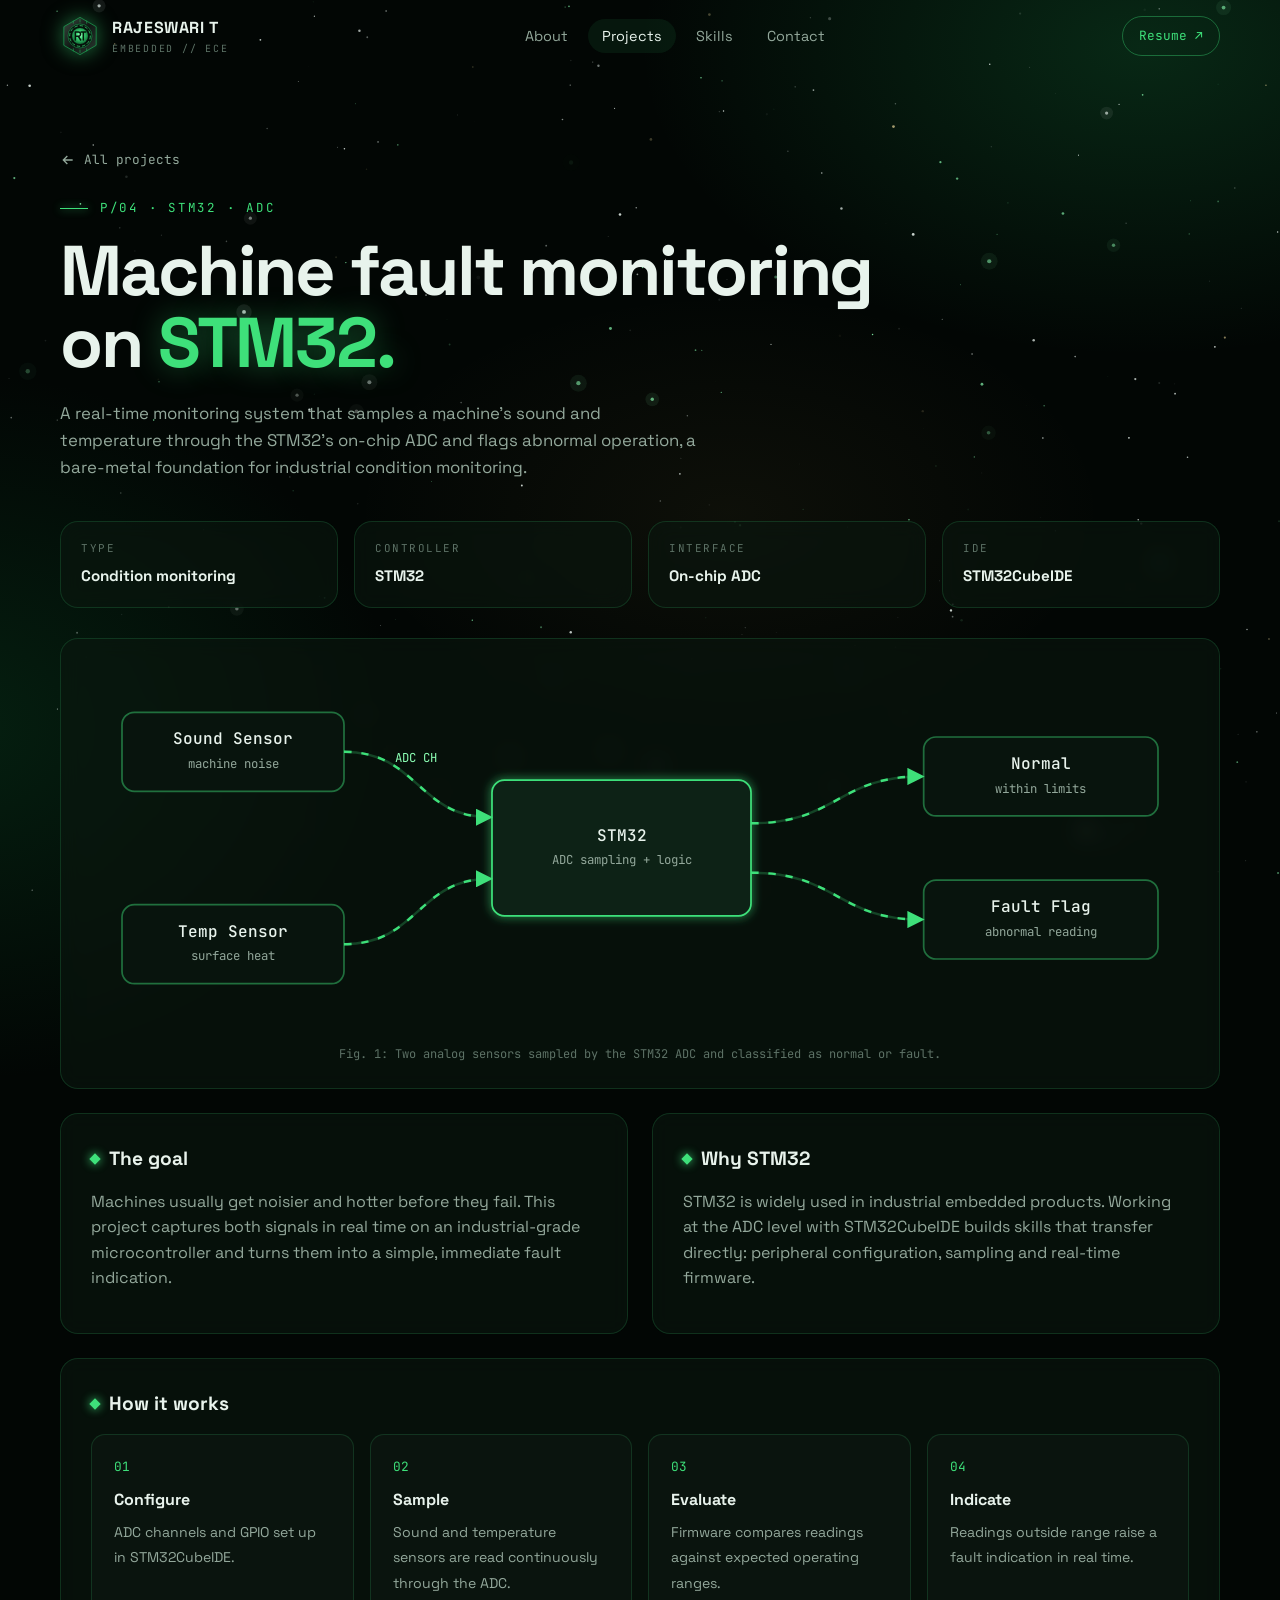
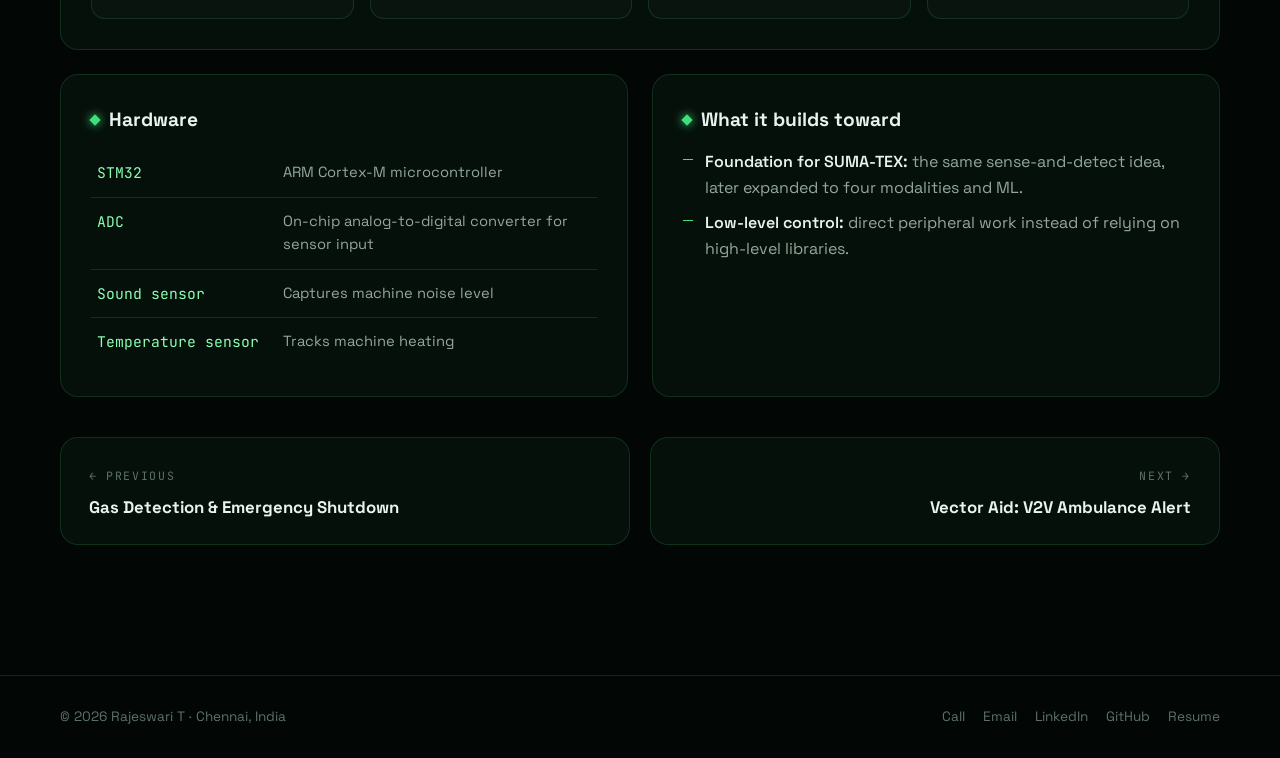
<file: projects/stm32-fault.html>
<!DOCTYPE html>
<html lang="en">
<head>
<meta charset="UTF-8">
<meta name="viewport" content="width=device-width, initial-scale=1">
<title>Industrial Machine Fault Monitoring (STM32) | Rajeswari T</title>
<meta name="description" content="Real-time machine fault monitoring using STM32 ADC with sound and temperature sensors.">
<meta name="theme-color" content="#020604">
<link rel="icon" type="image/svg+xml" href="../assets/logo.svg">
<link rel="preconnect" href="https://fonts.googleapis.com">
<link rel="preconnect" href="https://fonts.gstatic.com" crossorigin>
<link href="https://fonts.googleapis.com/css2?family=JetBrains+Mono:wght@400;500&family=Space+Grotesk:wght@400;500;600;700&display=swap" rel="stylesheet">
<link rel="stylesheet" href="../assets/css/style.css">
</head>
<body>
<div class="nebula"></div>
<canvas id="cosmos"></canvas>
<div class="cursor-glow"></div>
<header class="nav">
  <div class="wrap">
    <a href="../index.html" class="brand"><img src="../assets/logo.svg" alt="Rajeswari T logo"><span>RAJESWARI T<small>EMBEDDED // ECE</small></span></a>
    <ul class="nav-links">
      <li><a href="../index.html#about">About</a></li>
      <li><a href="../index.html#projects" class="active">Projects</a></li>
      <li><a href="../index.html#skills">Skills</a></li>
      <li><a href="../index.html#contact">Contact</a></li>
    </ul>
    <a href="../assets/Rajeswari_T_Resume.pdf" target="_blank" rel="noopener" class="nav-cta">Resume ↗</a>
    <button class="menu-btn" aria-label="Menu"><span></span><span></span></button>
  </div>
</header>
<main>
<section class="p-hero">
  <div class="wrap">
    <a href="../index.html#projects" class="back"><svg viewBox="0 0 24 24" fill="none" stroke="currentColor" stroke-width="2"><path d="M19 12H5M11 18l-6-6 6-6"/></svg> All projects</a>
    <div class="eyebrow reveal">P/04 · STM32 · ADC</div>
    <h1 class="reveal d1">Machine fault monitoring on <em>STM32.</em></h1>
    <p class="lead reveal d2">A real-time monitoring system that samples a machine's sound and temperature through the STM32's on-chip ADC and flags abnormal operation, a bare-metal foundation for industrial condition monitoring.</p>
    <div class="p-meta"><div class="panel reveal d0"><small>Type</small><b>Condition monitoring</b></div><div class="panel reveal d1"><small>Controller</small><b>STM32</b></div><div class="panel reveal d2"><small>Interface</small><b>On-chip ADC</b></div><div class="panel reveal d3"><small>IDE</small><b>STM32CubeIDE</b></div></div>
    <div class="panel p-diagram reveal"><svg viewBox="0 0 900 300" role="img" aria-label="System architecture diagram">
<defs>
<marker id="arr" viewBox="0 0 10 10" refX="8" refY="5" markerWidth="7" markerHeight="7" orient="auto-start-reverse"><path d="M0 0L10 5L0 10z" fill="#3ee07a"/></marker>
<filter id="glow" x="-30%" y="-30%" width="160%" height="160%"><feGaussianBlur stdDeviation="4" result="b"/><feMerge><feMergeNode in="b"/><feMergeNode in="SourceGraphic"/></feMerge></filter>
</defs><g><rect x="30" y="40" width="180" height="64" rx="10" fill="#08140d" stroke="rgba(62,224,122,.45)" stroke-width="1.4"/><text x="120.0" y="66.0" text-anchor="middle" font-size="13" font-weight="500">Sound Sensor</text><text x="120.0" y="85.0" text-anchor="middle" font-size="10" fill="#93a89b" style="fill:#93a89b">machine noise</text></g><g><rect x="30" y="196" width="180" height="64" rx="10" fill="#08140d" stroke="rgba(62,224,122,.45)" stroke-width="1.4"/><text x="120.0" y="222.0" text-anchor="middle" font-size="13" font-weight="500">Temp Sensor</text><text x="120.0" y="241.0" text-anchor="middle" font-size="10" fill="#93a89b" style="fill:#93a89b">surface heat</text></g><g><rect x="330" y="95" width="210" height="110" rx="10" fill="#0d2417" stroke="#3ee07a" stroke-width="1.4" filter="url(#glow)"/><text x="435.0" y="144.0" text-anchor="middle" font-size="13" font-weight="500">STM32</text><text x="435.0" y="163.0" text-anchor="middle" font-size="10" fill="#93a89b" style="fill:#93a89b">ADC sampling + logic</text></g><g><rect x="680" y="60" width="190" height="64" rx="10" fill="#08140d" stroke="rgba(62,224,122,.45)" stroke-width="1.4"/><text x="775.0" y="86.0" text-anchor="middle" font-size="13" font-weight="500">Normal</text><text x="775.0" y="105.0" text-anchor="middle" font-size="10" fill="#93a89b" style="fill:#93a89b">within limits</text></g><g><rect x="680" y="176" width="190" height="64" rx="10" fill="#08140d" stroke="rgba(62,224,122,.45)" stroke-width="1.4"/><text x="775.0" y="202.0" text-anchor="middle" font-size="13" font-weight="500">Fault Flag</text><text x="775.0" y="221.0" text-anchor="middle" font-size="10" fill="#93a89b" style="fill:#93a89b">abnormal reading</text></g><path d="M210 72 C270 72 270 125 328 125" fill="none" stroke="rgba(62,224,122,.25)" stroke-width="2"/><path d="M210 72 C270 72 270 125 328 125" fill="none" stroke="#3ee07a" stroke-width="2" class="flow" marker-end="url(#arr)"/><text x="268" y="80" text-anchor="middle" font-size="10" style="fill:#8cffb4">ADC CH</text><path d="M210 228 C270 228 270 175 328 175" fill="none" stroke="rgba(62,224,122,.25)" stroke-width="2"/><path d="M210 228 C270 228 270 175 328 175" fill="none" stroke="#3ee07a" stroke-width="2" class="flow" marker-end="url(#arr)"/><path d="M540 130 C610 130 610 92 678 92" fill="none" stroke="rgba(62,224,122,.25)" stroke-width="2"/><path d="M540 130 C610 130 610 92 678 92" fill="none" stroke="#3ee07a" stroke-width="2" class="flow" marker-end="url(#arr)"/><path d="M540 170 C610 170 610 208 678 208" fill="none" stroke="rgba(62,224,122,.25)" stroke-width="2"/><path d="M540 170 C610 170 610 208 678 208" fill="none" stroke="#3ee07a" stroke-width="2" class="flow" marker-end="url(#arr)"/></svg><div class="cap">Fig. 1: Two analog sensors sampled by the STM32 ADC and classified as normal or fault.</div></div>
    <div class="p-body"><div class="panel p-block reveal"><h3>The goal</h3><p>Machines usually get noisier and hotter before they fail. This project captures both signals in real time on an industrial-grade microcontroller and turns them into a simple, immediate fault indication.</p></div><div class="panel p-block reveal"><h3>Why STM32</h3><p>STM32 is widely used in industrial embedded products. Working at the ADC level with STM32CubeIDE builds skills that transfer directly: peripheral configuration, sampling and real-time firmware.</p></div><div class="panel p-block reveal full"><h3>How it works</h3><div class="steps"><div class="step"><b>Configure</b><span>ADC channels and GPIO set up in STM32CubeIDE.</span></div><div class="step"><b>Sample</b><span>Sound and temperature sensors are read continuously through the ADC.</span></div><div class="step"><b>Evaluate</b><span>Firmware compares readings against expected operating ranges.</span></div><div class="step"><b>Indicate</b><span>Readings outside range raise a fault indication in real time.</span></div></div></div><div class="panel p-block reveal"><h3>Hardware</h3><table class="hw"><tr><td>STM32</td><td>ARM Cortex-M microcontroller</td></tr><tr><td>ADC</td><td>On-chip analog-to-digital converter for sensor input</td></tr><tr><td>Sound sensor</td><td>Captures machine noise level</td></tr><tr><td>Temperature sensor</td><td>Tracks machine heating</td></tr></table></div><div class="panel p-block reveal"><h3>What it builds toward</h3><ul><li><b>Foundation for SUMA-TEX:</b> the same sense-and-detect idea, later expanded to four modalities and ML.</li><li><b>Low-level control:</b> direct peripheral work instead of relying on high-level libraries.</li></ul></div></div>
    <div class="p-nav">
      <a class="panel" href="gas-shutdown.html"><small>← Previous</small><b>Gas Detection & Emergency Shutdown</b></a>
      <a class="panel" href="vector-aid.html"><small>Next →</small><b>Vector Aid: V2V Ambulance Alert</b></a>
    </div>
  </div>
</section>
</main>
<footer>
  <div class="wrap">
    <span>© <span data-year></span> Rajeswari T · Chennai, India</span>
    <div class="f-links">
      <a href="tel:+919150600890">Call</a>
      <a href="mailto:pthangarajaraji@gmail.com">Email</a>
      <a href="https://www.linkedin.com/in/rajeswari-t-427132322/" target="_blank" rel="noopener">LinkedIn</a>
      <a href="https://github.com/Rajeswari-2802" target="_blank" rel="noopener">GitHub</a>
      <a href="../assets/Rajeswari_T_Resume.pdf" target="_blank" rel="noopener">Resume</a>
    </div>
  </div>
</footer>
<script src="../assets/js/main.js"></script>
</body>
</html>
</file>
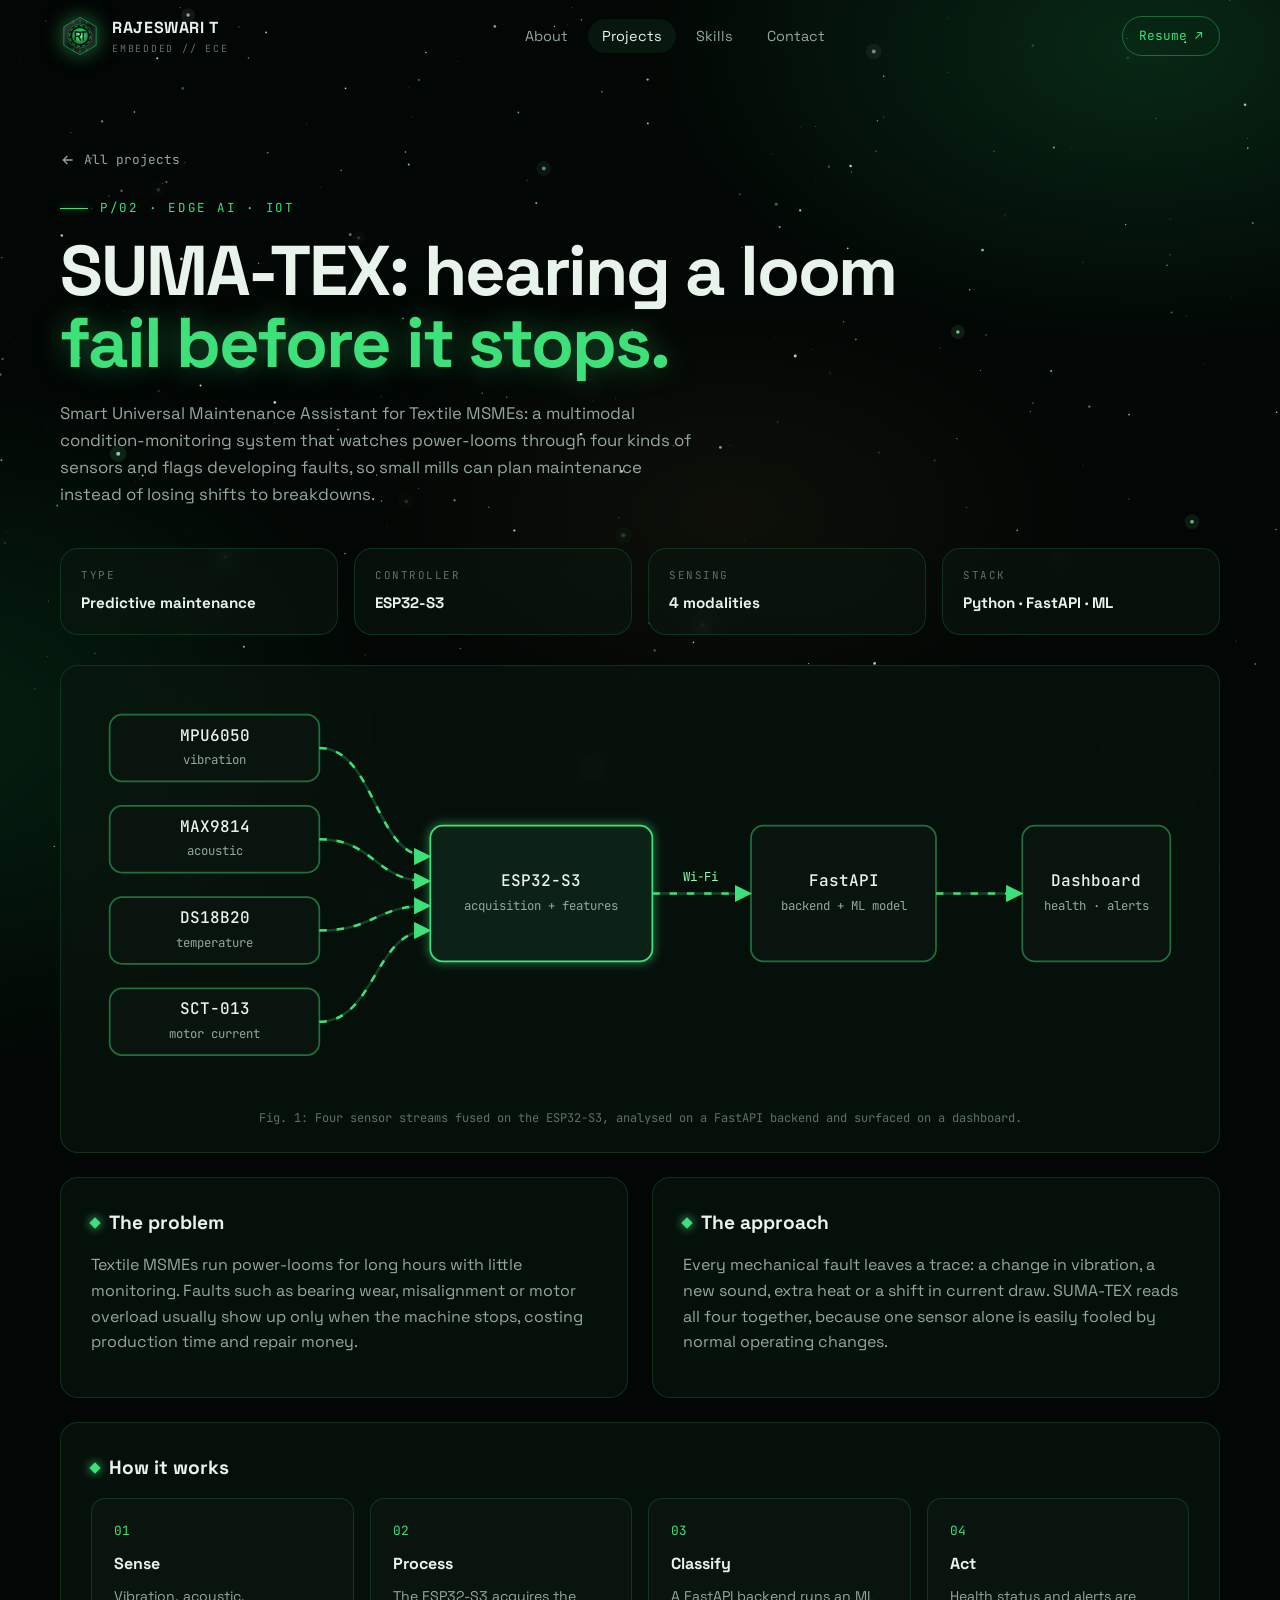
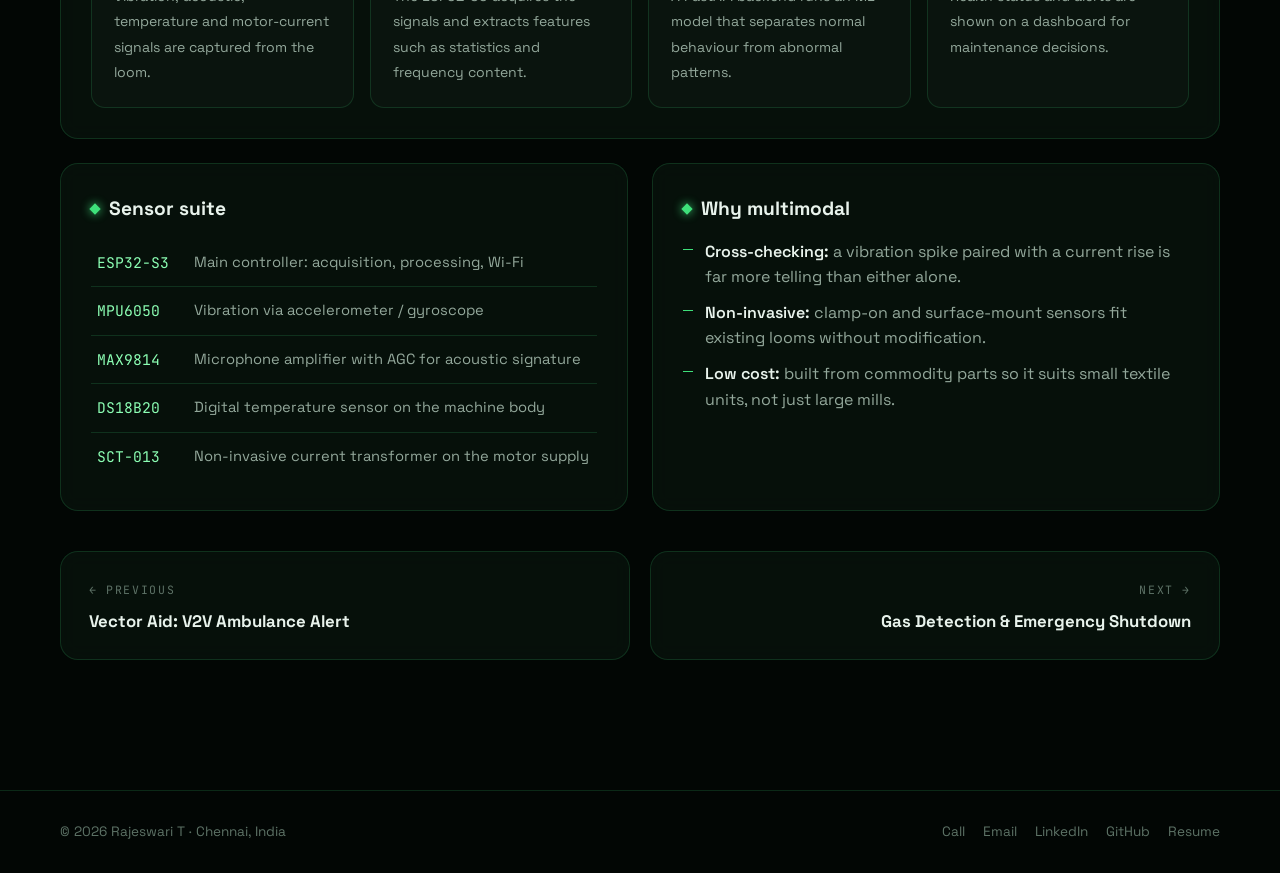
<file: projects/suma-tex.html>
<!DOCTYPE html>
<html lang="en">
<head>
<meta charset="UTF-8">
<meta name="viewport" content="width=device-width, initial-scale=1">
<title>SUMA-TEX: Textile Predictive Maintenance | Rajeswari T</title>
<meta name="description" content="SUMA-TEX: multimodal ESP32-S3 condition monitoring for textile power-looms.">
<meta name="theme-color" content="#020604">
<link rel="icon" type="image/svg+xml" href="../assets/logo.svg">
<link rel="preconnect" href="https://fonts.googleapis.com">
<link rel="preconnect" href="https://fonts.gstatic.com" crossorigin>
<link href="https://fonts.googleapis.com/css2?family=JetBrains+Mono:wght@400;500&family=Space+Grotesk:wght@400;500;600;700&display=swap" rel="stylesheet">
<link rel="stylesheet" href="../assets/css/style.css">
</head>
<body>
<div class="nebula"></div>
<canvas id="cosmos"></canvas>
<div class="cursor-glow"></div>
<header class="nav">
  <div class="wrap">
    <a href="../index.html" class="brand"><img src="../assets/logo.svg" alt="Rajeswari T logo"><span>RAJESWARI T<small>EMBEDDED // ECE</small></span></a>
    <ul class="nav-links">
      <li><a href="../index.html#about">About</a></li>
      <li><a href="../index.html#projects" class="active">Projects</a></li>
      <li><a href="../index.html#skills">Skills</a></li>
      <li><a href="../index.html#contact">Contact</a></li>
    </ul>
    <a href="../assets/Rajeswari_T_Resume.pdf" target="_blank" rel="noopener" class="nav-cta">Resume ↗</a>
    <button class="menu-btn" aria-label="Menu"><span></span><span></span></button>
  </div>
</header>
<main>
<section class="p-hero">
  <div class="wrap">
    <a href="../index.html#projects" class="back"><svg viewBox="0 0 24 24" fill="none" stroke="currentColor" stroke-width="2"><path d="M19 12H5M11 18l-6-6 6-6"/></svg> All projects</a>
    <div class="eyebrow reveal">P/02 · Edge AI · IoT</div>
    <h1 class="reveal d1">SUMA-TEX: hearing a loom <em>fail before it stops.</em></h1>
    <p class="lead reveal d2">Smart Universal Maintenance Assistant for Textile MSMEs: a multimodal condition-monitoring system that watches power-looms through four kinds of sensors and flags developing faults, so small mills can plan maintenance instead of losing shifts to breakdowns.</p>
    <div class="p-meta"><div class="panel reveal d0"><small>Type</small><b>Predictive maintenance</b></div><div class="panel reveal d1"><small>Controller</small><b>ESP32-S3</b></div><div class="panel reveal d2"><small>Sensing</small><b>4 modalities</b></div><div class="panel reveal d3"><small>Stack</small><b>Python · FastAPI · ML</b></div></div>
    <div class="panel p-diagram reveal"><svg viewBox="0 0 900 330" role="img" aria-label="System architecture diagram">
<defs>
<marker id="arr" viewBox="0 0 10 10" refX="8" refY="5" markerWidth="7" markerHeight="7" orient="auto-start-reverse"><path d="M0 0L10 5L0 10z" fill="#3ee07a"/></marker>
<filter id="glow" x="-30%" y="-30%" width="160%" height="160%"><feGaussianBlur stdDeviation="4" result="b"/><feMerge><feMergeNode in="b"/><feMergeNode in="SourceGraphic"/></feMerge></filter>
</defs><g><rect x="20" y="20" width="170" height="54" rx="10" fill="#08140d" stroke="rgba(62,224,122,.45)" stroke-width="1.4"/><text x="105.0" y="41.0" text-anchor="middle" font-size="13" font-weight="500">MPU6050</text><text x="105.0" y="60.0" text-anchor="middle" font-size="10" fill="#93a89b" style="fill:#93a89b">vibration</text></g><g><rect x="20" y="94" width="170" height="54" rx="10" fill="#08140d" stroke="rgba(62,224,122,.45)" stroke-width="1.4"/><text x="105.0" y="115.0" text-anchor="middle" font-size="13" font-weight="500">MAX9814</text><text x="105.0" y="134.0" text-anchor="middle" font-size="10" fill="#93a89b" style="fill:#93a89b">acoustic</text></g><g><rect x="20" y="168" width="170" height="54" rx="10" fill="#08140d" stroke="rgba(62,224,122,.45)" stroke-width="1.4"/><text x="105.0" y="189.0" text-anchor="middle" font-size="13" font-weight="500">DS18B20</text><text x="105.0" y="208.0" text-anchor="middle" font-size="10" fill="#93a89b" style="fill:#93a89b">temperature</text></g><g><rect x="20" y="242" width="170" height="54" rx="10" fill="#08140d" stroke="rgba(62,224,122,.45)" stroke-width="1.4"/><text x="105.0" y="263.0" text-anchor="middle" font-size="13" font-weight="500">SCT-013</text><text x="105.0" y="282.0" text-anchor="middle" font-size="10" fill="#93a89b" style="fill:#93a89b">motor current</text></g><g><rect x="280" y="110" width="180" height="110" rx="10" fill="#0d2417" stroke="#3ee07a" stroke-width="1.4" filter="url(#glow)"/><text x="370.0" y="159.0" text-anchor="middle" font-size="13" font-weight="500">ESP32-S3</text><text x="370.0" y="178.0" text-anchor="middle" font-size="10" fill="#93a89b" style="fill:#93a89b">acquisition + features</text></g><g><rect x="540" y="110" width="150" height="110" rx="10" fill="#08140d" stroke="rgba(62,224,122,.45)" stroke-width="1.4"/><text x="615.0" y="159.0" text-anchor="middle" font-size="13" font-weight="500">FastAPI</text><text x="615.0" y="178.0" text-anchor="middle" font-size="10" fill="#93a89b" style="fill:#93a89b">backend + ML model</text></g><g><rect x="760" y="110" width="120" height="110" rx="10" fill="#08140d" stroke="rgba(62,224,122,.45)" stroke-width="1.4"/><text x="820.0" y="159.0" text-anchor="middle" font-size="13" font-weight="500">Dashboard</text><text x="820.0" y="178.0" text-anchor="middle" font-size="10" fill="#93a89b" style="fill:#93a89b">health · alerts</text></g><path d="M190 47 C235 47 235 135 278 135" fill="none" stroke="rgba(62,224,122,.25)" stroke-width="2"/><path d="M190 47 C235 47 235 135 278 135" fill="none" stroke="#3ee07a" stroke-width="2" class="flow" marker-end="url(#arr)"/><path d="M190 121 C235 121 235 155 278 155" fill="none" stroke="rgba(62,224,122,.25)" stroke-width="2"/><path d="M190 121 C235 121 235 155 278 155" fill="none" stroke="#3ee07a" stroke-width="2" class="flow" marker-end="url(#arr)"/><path d="M190 195 C235 195 235 175 278 175" fill="none" stroke="rgba(62,224,122,.25)" stroke-width="2"/><path d="M190 195 C235 195 235 175 278 175" fill="none" stroke="#3ee07a" stroke-width="2" class="flow" marker-end="url(#arr)"/><path d="M190 269 C235 269 235 195 278 195" fill="none" stroke="rgba(62,224,122,.25)" stroke-width="2"/><path d="M190 269 C235 269 235 195 278 195" fill="none" stroke="#3ee07a" stroke-width="2" class="flow" marker-end="url(#arr)"/><path d="M460 165 H538" fill="none" stroke="rgba(62,224,122,.25)" stroke-width="2"/><path d="M460 165 H538" fill="none" stroke="#3ee07a" stroke-width="2" class="flow" marker-end="url(#arr)"/><text x="499" y="155" text-anchor="middle" font-size="10" style="fill:#8cffb4">Wi-Fi</text><path d="M690 165 H758" fill="none" stroke="rgba(62,224,122,.25)" stroke-width="2"/><path d="M690 165 H758" fill="none" stroke="#3ee07a" stroke-width="2" class="flow" marker-end="url(#arr)"/></svg><div class="cap">Fig. 1: Four sensor streams fused on the ESP32-S3, analysed on a FastAPI backend and surfaced on a dashboard.</div></div>
    <div class="p-body"><div class="panel p-block reveal"><h3>The problem</h3><p>Textile MSMEs run power-looms for long hours with little monitoring. Faults such as bearing wear, misalignment or motor overload usually show up only when the machine stops, costing production time and repair money.</p></div><div class="panel p-block reveal"><h3>The approach</h3><p>Every mechanical fault leaves a trace: a change in vibration, a new sound, extra heat or a shift in current draw. SUMA-TEX reads all four together, because one sensor alone is easily fooled by normal operating changes.</p></div><div class="panel p-block reveal full"><h3>How it works</h3><div class="steps"><div class="step"><b>Sense</b><span>Vibration, acoustic, temperature and motor-current signals are captured from the loom.</span></div><div class="step"><b>Process</b><span>The ESP32-S3 acquires the signals and extracts features such as statistics and frequency content.</span></div><div class="step"><b>Classify</b><span>A FastAPI backend runs an ML model that separates normal behaviour from abnormal patterns.</span></div><div class="step"><b>Act</b><span>Health status and alerts are shown on a dashboard for maintenance decisions.</span></div></div></div><div class="panel p-block reveal"><h3>Sensor suite</h3><table class="hw"><tr><td>ESP32-S3</td><td>Main controller: acquisition, processing, Wi-Fi</td></tr><tr><td>MPU6050</td><td>Vibration via accelerometer / gyroscope</td></tr><tr><td>MAX9814</td><td>Microphone amplifier with AGC for acoustic signature</td></tr><tr><td>DS18B20</td><td>Digital temperature sensor on the machine body</td></tr><tr><td>SCT-013</td><td>Non-invasive current transformer on the motor supply</td></tr></table></div><div class="panel p-block reveal"><h3>Why multimodal</h3><ul><li><b>Cross-checking:</b> a vibration spike paired with a current rise is far more telling than either alone.</li><li><b>Non-invasive:</b> clamp-on and surface-mount sensors fit existing looms without modification.</li><li><b>Low cost:</b> built from commodity parts so it suits small textile units, not just large mills.</li></ul></div></div>
    <div class="p-nav">
      <a class="panel" href="vector-aid.html"><small>← Previous</small><b>Vector Aid: V2V Ambulance Alert</b></a>
      <a class="panel" href="gas-shutdown.html"><small>Next →</small><b>Gas Detection & Emergency Shutdown</b></a>
    </div>
  </div>
</section>
</main>
<footer>
  <div class="wrap">
    <span>© <span data-year></span> Rajeswari T · Chennai, India</span>
    <div class="f-links">
      <a href="tel:+919150600890">Call</a>
      <a href="mailto:pthangarajaraji@gmail.com">Email</a>
      <a href="https://www.linkedin.com/in/rajeswari-t-427132322/" target="_blank" rel="noopener">LinkedIn</a>
      <a href="https://github.com/Rajeswari-2802" target="_blank" rel="noopener">GitHub</a>
      <a href="../assets/Rajeswari_T_Resume.pdf" target="_blank" rel="noopener">Resume</a>
    </div>
  </div>
</footer>
<script src="../assets/js/main.js"></script>
</body>
</html>
</file>
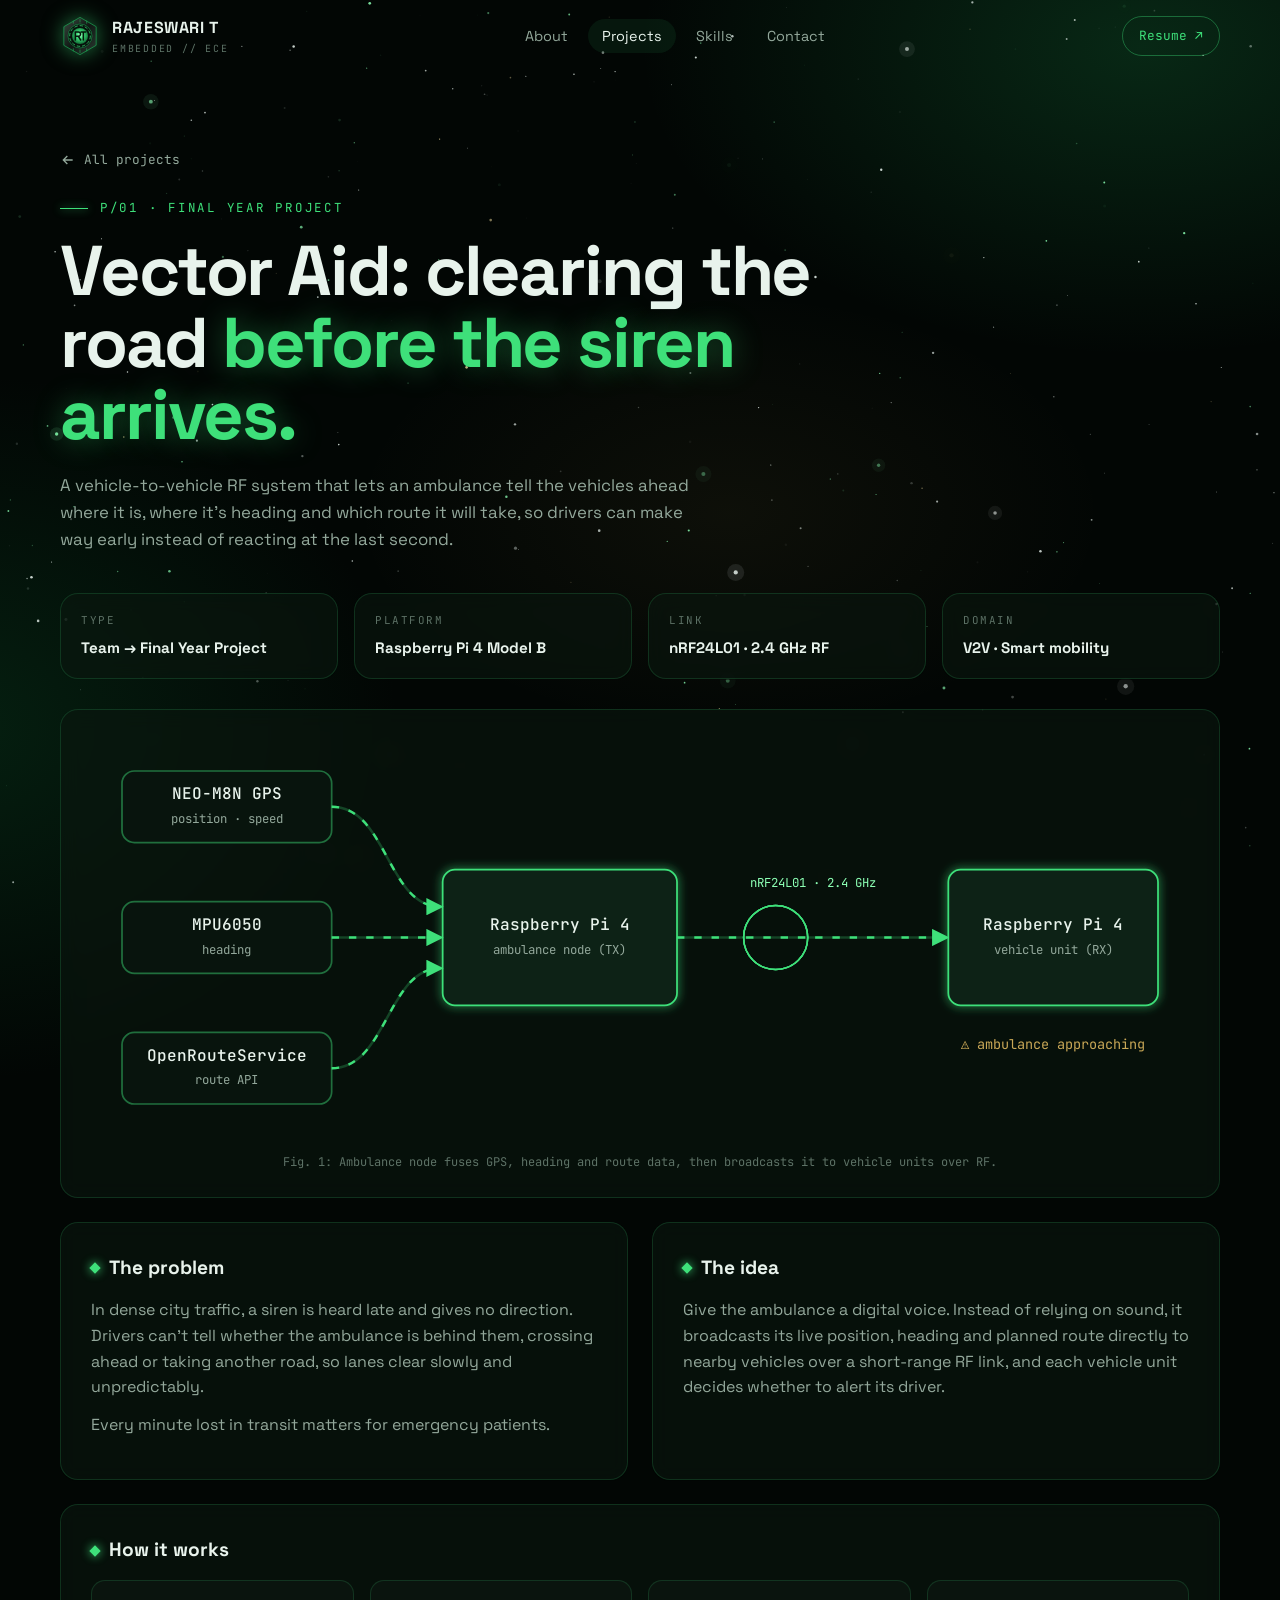
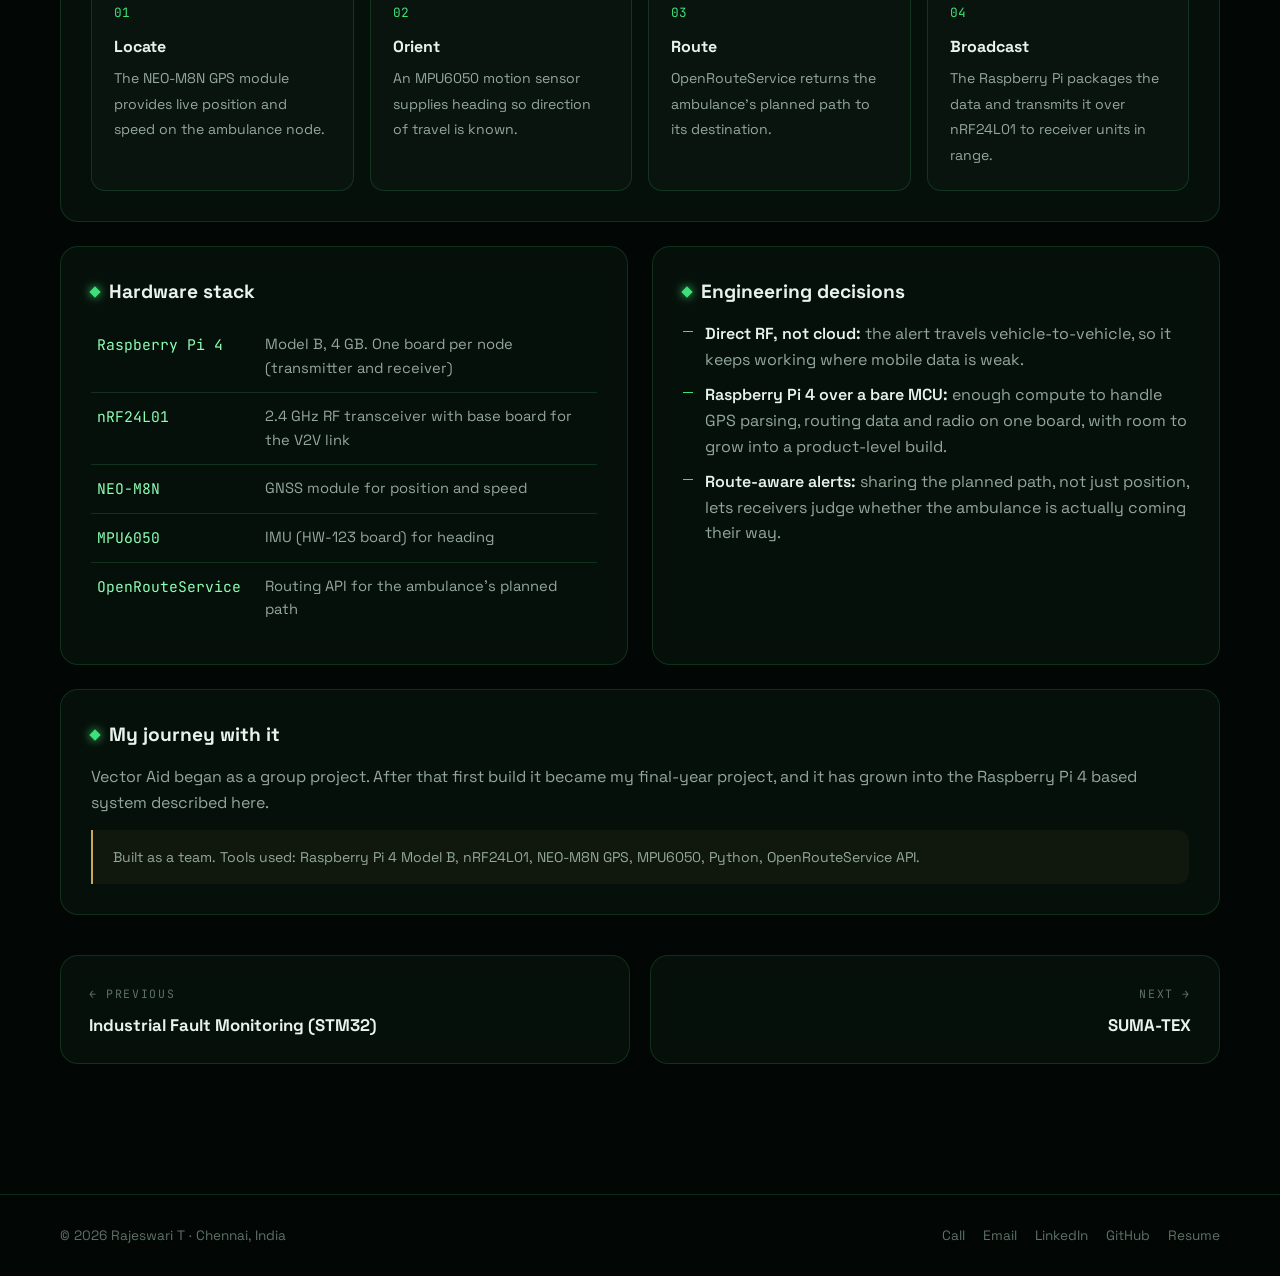
<file: projects/vector-aid.html>
<!DOCTYPE html>
<html lang="en">
<head>
<meta charset="UTF-8">
<meta name="viewport" content="width=device-width, initial-scale=1">
<title>Vector Aid: V2V Ambulance Alert | Rajeswari T</title>
<meta name="description" content="Vector Aid: a V2V ambulance alert system on Raspberry Pi 4 nodes linked by nRF24L01 RF.">
<meta name="theme-color" content="#020604">
<link rel="icon" type="image/svg+xml" href="../assets/logo.svg">
<link rel="preconnect" href="https://fonts.googleapis.com">
<link rel="preconnect" href="https://fonts.gstatic.com" crossorigin>
<link href="https://fonts.googleapis.com/css2?family=JetBrains+Mono:wght@400;500&family=Space+Grotesk:wght@400;500;600;700&display=swap" rel="stylesheet">
<link rel="stylesheet" href="../assets/css/style.css">
</head>
<body>
<div class="nebula"></div>
<canvas id="cosmos"></canvas>
<div class="cursor-glow"></div>
<header class="nav">
  <div class="wrap">
    <a href="../index.html" class="brand"><img src="../assets/logo.svg" alt="Rajeswari T logo"><span>RAJESWARI T<small>EMBEDDED // ECE</small></span></a>
    <ul class="nav-links">
      <li><a href="../index.html#about">About</a></li>
      <li><a href="../index.html#projects" class="active">Projects</a></li>
      <li><a href="../index.html#skills">Skills</a></li>
      <li><a href="../index.html#contact">Contact</a></li>
    </ul>
    <a href="../assets/Rajeswari_T_Resume.pdf" target="_blank" rel="noopener" class="nav-cta">Resume ↗</a>
    <button class="menu-btn" aria-label="Menu"><span></span><span></span></button>
  </div>
</header>
<main>
<section class="p-hero">
  <div class="wrap">
    <a href="../index.html#projects" class="back"><svg viewBox="0 0 24 24" fill="none" stroke="currentColor" stroke-width="2"><path d="M19 12H5M11 18l-6-6 6-6"/></svg> All projects</a>
    <div class="eyebrow reveal">P/01 · Final year project</div>
    <h1 class="reveal d1">Vector Aid: clearing the road <em>before the siren arrives.</em></h1>
    <p class="lead reveal d2">A vehicle-to-vehicle RF system that lets an ambulance tell the vehicles ahead where it is, where it's heading and which route it will take, so drivers can make way early instead of reacting at the last second.</p>
    <div class="p-meta"><div class="panel reveal d0"><small>Type</small><b>Team → Final Year Project</b></div><div class="panel reveal d1"><small>Platform</small><b>Raspberry Pi 4 Model B</b></div><div class="panel reveal d2"><small>Link</small><b>nRF24L01 · 2.4 GHz RF</b></div><div class="panel reveal d3"><small>Domain</small><b>V2V · Smart mobility</b></div></div>
    <div class="panel p-diagram reveal"><svg viewBox="0 0 900 330" role="img" aria-label="System architecture diagram">
<defs>
<marker id="arr" viewBox="0 0 10 10" refX="8" refY="5" markerWidth="7" markerHeight="7" orient="auto-start-reverse"><path d="M0 0L10 5L0 10z" fill="#3ee07a"/></marker>
<filter id="glow" x="-30%" y="-30%" width="160%" height="160%"><feGaussianBlur stdDeviation="4" result="b"/><feMerge><feMergeNode in="b"/><feMergeNode in="SourceGraphic"/></feMerge></filter>
</defs><g><rect x="30" y="30" width="170" height="58" rx="10" fill="#08140d" stroke="rgba(62,224,122,.45)" stroke-width="1.4"/><text x="115.0" y="53.0" text-anchor="middle" font-size="13" font-weight="500">NEO-M8N GPS</text><text x="115.0" y="72.0" text-anchor="middle" font-size="10" fill="#93a89b" style="fill:#93a89b">position · speed</text></g><g><rect x="30" y="136" width="170" height="58" rx="10" fill="#08140d" stroke="rgba(62,224,122,.45)" stroke-width="1.4"/><text x="115.0" y="159.0" text-anchor="middle" font-size="13" font-weight="500">MPU6050</text><text x="115.0" y="178.0" text-anchor="middle" font-size="10" fill="#93a89b" style="fill:#93a89b">heading</text></g><g><rect x="30" y="242" width="170" height="58" rx="10" fill="#08140d" stroke="rgba(62,224,122,.45)" stroke-width="1.4"/><text x="115.0" y="265.0" text-anchor="middle" font-size="13" font-weight="500">OpenRouteService</text><text x="115.0" y="284.0" text-anchor="middle" font-size="10" fill="#93a89b" style="fill:#93a89b">route API</text></g><g><rect x="290" y="110" width="190" height="110" rx="10" fill="#0d2417" stroke="#3ee07a" stroke-width="1.4" filter="url(#glow)"/><text x="385.0" y="159.0" text-anchor="middle" font-size="13" font-weight="500">Raspberry Pi 4</text><text x="385.0" y="178.0" text-anchor="middle" font-size="10" fill="#93a89b" style="fill:#93a89b">ambulance node (TX)</text></g><g><rect x="700" y="110" width="170" height="110" rx="10" fill="#0d2417" stroke="#3ee07a" stroke-width="1.4" filter="url(#glow)"/><text x="785.0" y="159.0" text-anchor="middle" font-size="13" font-weight="500">Raspberry Pi 4</text><text x="785.0" y="178.0" text-anchor="middle" font-size="10" fill="#93a89b" style="fill:#93a89b">vehicle unit (RX)</text></g><path d="M200 59 C245 59 245 140 288 140" fill="none" stroke="rgba(62,224,122,.25)" stroke-width="2"/><path d="M200 59 C245 59 245 140 288 140" fill="none" stroke="#3ee07a" stroke-width="2" class="flow" marker-end="url(#arr)"/><path d="M200 165 H288" fill="none" stroke="rgba(62,224,122,.25)" stroke-width="2"/><path d="M200 165 H288" fill="none" stroke="#3ee07a" stroke-width="2" class="flow" marker-end="url(#arr)"/><path d="M200 271 C245 271 245 190 288 190" fill="none" stroke="rgba(62,224,122,.25)" stroke-width="2"/><path d="M200 271 C245 271 245 190 288 190" fill="none" stroke="#3ee07a" stroke-width="2" class="flow" marker-end="url(#arr)"/><path d="M480 165 H698" fill="none" stroke="rgba(62,224,122,.25)" stroke-width="2"/><path d="M480 165 H698" fill="none" stroke="#3ee07a" stroke-width="2" class="flow" marker-end="url(#arr)"/><text x="590" y="124" text-anchor="middle" font-size="10" style="fill:#8cffb4">nRF24L01 · 2.4 GHz</text><circle cx="560" cy="165" r="26" fill="none" stroke="#3ee07a" stroke-width="1.2" class="wave"/><circle cx="560" cy="165" r="26" fill="none" stroke="#3ee07a" stroke-width="1.2" class="wave d2"/><circle cx="560" cy="165" r="26" fill="none" stroke="#3ee07a" stroke-width="1.2" class="wave d3"/><text x="785" y="255" text-anchor="middle" font-size="11" style="fill:#c9a857">⚠ ambulance approaching</text></svg><div class="cap">Fig. 1: Ambulance node fuses GPS, heading and route data, then broadcasts it to vehicle units over RF.</div></div>
    <div class="p-body"><div class="panel p-block reveal"><h3>The problem</h3><p>In dense city traffic, a siren is heard late and gives no direction. Drivers can't tell whether the ambulance is behind them, crossing ahead or taking another road, so lanes clear slowly and unpredictably.</p><p>Every minute lost in transit matters for emergency patients.</p></div><div class="panel p-block reveal"><h3>The idea</h3><p>Give the ambulance a digital voice. Instead of relying on sound, it broadcasts its live position, heading and planned route directly to nearby vehicles over a short-range RF link, and each vehicle unit decides whether to alert its driver.</p></div><div class="panel p-block reveal full"><h3>How it works</h3><div class="steps"><div class="step"><b>Locate</b><span>The NEO-M8N GPS module provides live position and speed on the ambulance node.</span></div><div class="step"><b>Orient</b><span>An MPU6050 motion sensor supplies heading so direction of travel is known.</span></div><div class="step"><b>Route</b><span>OpenRouteService returns the ambulance's planned path to its destination.</span></div><div class="step"><b>Broadcast</b><span>The Raspberry Pi packages the data and transmits it over nRF24L01 to receiver units in range.</span></div></div></div><div class="panel p-block reveal"><h3>Hardware stack</h3><table class="hw"><tr><td>Raspberry Pi 4</td><td>Model B, 4 GB. One board per node (transmitter and receiver)</td></tr><tr><td>nRF24L01</td><td>2.4 GHz RF transceiver with base board for the V2V link</td></tr><tr><td>NEO-M8N</td><td>GNSS module for position and speed</td></tr><tr><td>MPU6050</td><td>IMU (HW-123 board) for heading</td></tr><tr><td>OpenRouteService</td><td>Routing API for the ambulance's planned path</td></tr></table></div><div class="panel p-block reveal"><h3>Engineering decisions</h3><ul><li><b>Direct RF, not cloud:</b> the alert travels vehicle-to-vehicle, so it keeps working where mobile data is weak.</li><li><b>Raspberry Pi 4 over a bare MCU:</b> enough compute to handle GPS parsing, routing data and radio on one board, with room to grow into a product-level build.</li><li><b>Route-aware alerts:</b> sharing the planned path, not just position, lets receivers judge whether the ambulance is actually coming their way.</li></ul></div><div class="panel p-block reveal full"><h3>My journey with it</h3><p>Vector Aid began as a group project. After that first build it became my final-year project, and it has grown into the Raspberry Pi 4 based system described here.</p><div class="note">Built as a team. Tools used: Raspberry Pi 4 Model B, nRF24L01, NEO-M8N GPS, MPU6050, Python, OpenRouteService API.</div></div></div>
    <div class="p-nav">
      <a class="panel" href="stm32-fault.html"><small>← Previous</small><b>Industrial Fault Monitoring (STM32)</b></a>
      <a class="panel" href="suma-tex.html"><small>Next →</small><b>SUMA-TEX</b></a>
    </div>
  </div>
</section>
</main>
<footer>
  <div class="wrap">
    <span>© <span data-year></span> Rajeswari T · Chennai, India</span>
    <div class="f-links">
      <a href="tel:+919150600890">Call</a>
      <a href="mailto:pthangarajaraji@gmail.com">Email</a>
      <a href="https://www.linkedin.com/in/rajeswari-t-427132322/" target="_blank" rel="noopener">LinkedIn</a>
      <a href="https://github.com/Rajeswari-2802" target="_blank" rel="noopener">GitHub</a>
      <a href="../assets/Rajeswari_T_Resume.pdf" target="_blank" rel="noopener">Resume</a>
    </div>
  </div>
</footer>
<script src="../assets/js/main.js"></script>
</body>
</html>
</file>
<file: assets/css/style.css>
:root{
  --bg:#020604;
  --bg-2:#06100b;
  --panel:rgba(10,24,16,.62);
  --panel-solid:#0a1811;
  --line:rgba(62,224,122,.16);
  --line-strong:rgba(62,224,122,.38);
  --g-deep:#0b5a2c;
  --g:#1fb05a;
  --g-bright:#3ee07a;
  --g-glow:#8cffb4;
  --gold:#c9a857;
  --text:#e8f3ec;
  --muted:#93a89b;
  --dim:#5d7266;
  --radius:18px;
  --font:"Space Grotesk",system-ui,-apple-system,"Segoe UI",sans-serif;
  --mono:"JetBrains Mono",ui-monospace,Menlo,Consolas,monospace;
  --ease:cubic-bezier(.2,.8,.2,1);
}
*{box-sizing:border-box;margin:0;padding:0}
html{scroll-behavior:smooth;overflow-x:hidden}
body{background:var(--bg);color:var(--text);font-family:var(--font);line-height:1.6;overflow-x:hidden;-webkit-font-smoothing:antialiased}
a{color:inherit;text-decoration:none}
img,svg{display:block;max-width:100%}
::selection{background:var(--g);color:#021008}

/* ---------- cosmic background ---------- */
#cosmos{position:fixed;inset:0;width:100%;height:100%;z-index:-2;pointer-events:none}
.nebula{position:fixed;inset:-20%;z-index:-3;pointer-events:none;
  background:
    radial-gradient(40% 35% at 78% 18%,rgba(31,176,90,.20),transparent 70%),
    radial-gradient(35% 40% at 12% 72%,rgba(11,90,44,.30),transparent 70%),
    radial-gradient(30% 25% at 55% 55%,rgba(201,168,87,.06),transparent 70%),
    var(--bg);
  animation:nebula 40s ease-in-out infinite alternate}
@keyframes nebula{to{transform:translate3d(-3%,2%,0) scale(1.06)}}
.cursor-glow{position:fixed;width:520px;height:520px;border-radius:50%;pointer-events:none;z-index:-1;
  background:radial-gradient(circle,rgba(62,224,122,.10),transparent 65%);transform:translate(-50%,-50%);transition:opacity .4s;opacity:0}

/* ---------- layout ---------- */
.wrap{width:min(1160px,100% - 40px);margin-inline:auto}
section{padding:110px 0 40px;position:relative}
.eyebrow{font-family:var(--mono);font-size:.78rem;letter-spacing:.22em;text-transform:uppercase;color:var(--g-bright);display:flex;align-items:center;gap:12px}
.eyebrow::before{content:"";width:28px;height:1px;background:var(--g-bright);box-shadow:0 0 8px var(--g-bright)}
h2.title{font-size:clamp(2rem,4.4vw,3.1rem);line-height:1.1;letter-spacing:-.02em;margin:14px 0 18px;font-weight:700}
h2.title em{font-style:normal;color:var(--g-bright);text-shadow:0 0 28px rgba(62,224,122,.45)}
.lead{color:var(--muted);max-width:640px;font-size:1.05rem}

/* ---------- nav ---------- */
.nav{position:fixed;top:0;left:0;right:0;z-index:50;transition:background .4s,border-color .4s,backdrop-filter .4s;border-bottom:1px solid transparent}
.nav.scrolled{background:rgba(2,6,4,.72);backdrop-filter:blur(14px);-webkit-backdrop-filter:blur(14px);border-color:var(--line)}
.nav .wrap{display:flex;align-items:center;justify-content:space-between;height:72px}
.brand{display:flex;align-items:center;gap:12px;font-weight:700;letter-spacing:.04em}
.brand img{width:40px;height:40px;filter:drop-shadow(0 0 10px rgba(62,224,122,.5));transition:transform .8s var(--ease)}
.brand:hover img{transform:rotate(60deg)}
.brand span small{display:block;font-family:var(--mono);font-size:.62rem;font-weight:400;color:var(--dim);letter-spacing:.18em}
.nav-links{display:flex;gap:6px;list-style:none}
.nav-links a{font-size:.9rem;color:var(--muted);padding:8px 14px;border-radius:999px;transition:color .25s,background .25s}
.nav-links a:hover,.nav-links a.active{color:var(--text);background:rgba(62,224,122,.08)}
.nav-cta{font-family:var(--mono);font-size:.8rem;padding:9px 16px;border:1px solid var(--line-strong);border-radius:999px;color:var(--g-bright);transition:all .3s}
.nav-cta:hover{background:var(--g);color:#021008;box-shadow:0 0 24px rgba(62,224,122,.5)}
.menu-btn{display:none;background:none;border:1px solid var(--line-strong);color:var(--text);width:42px;height:42px;border-radius:12px;cursor:pointer}
.menu-btn span{display:block;width:18px;height:2px;background:currentColor;margin:4px auto;transition:.3s}

/* ---------- hero ---------- */
.hero{min-height:100vh;display:flex;align-items:center;padding-top:100px}
.hero .wrap{display:grid;grid-template-columns:1.15fr .85fr;gap:40px;align-items:center}
.status{display:inline-flex;align-items:center;gap:10px;font-family:var(--mono);font-size:.78rem;color:var(--muted);border:1px solid var(--line);padding:7px 14px;border-radius:999px;background:var(--panel)}
.status i{width:8px;height:8px;border-radius:50%;background:var(--g-bright);box-shadow:0 0 10px var(--g-bright);animation:pulse 2s infinite}
@keyframes pulse{50%{opacity:.35;transform:scale(.8)}}
.hero h1{font-size:clamp(3rem,8.5vw,6.4rem);line-height:.95;letter-spacing:-.04em;margin:26px 0 18px;font-weight:700}
.hero h1 .line{display:block;overflow:hidden}
.hero h1 .line span{display:inline-block;transform:translateY(110%);animation:rise 1.1s var(--ease) forwards}
.hero h1 .line:nth-child(2) span{animation-delay:.12s}
.hero h1 .outline{color:transparent;-webkit-text-stroke:1.5px var(--g-bright);text-shadow:0 0 40px rgba(62,224,122,.25)}
@keyframes rise{to{transform:none}}
.role{font-family:var(--mono);font-size:clamp(.95rem,2vw,1.15rem);color:var(--g-glow);min-height:1.6em}
.role .caret{display:inline-block;width:9px;height:1.1em;background:var(--g-bright);vertical-align:-3px;margin-left:3px;animation:blink 1s steps(1) infinite}
@keyframes blink{50%{opacity:0}}
.hero p.lead{margin:22px 0 34px}
.btns{display:flex;flex-wrap:wrap;gap:14px}
.btn{position:relative;display:inline-flex;align-items:center;gap:10px;padding:14px 24px;border-radius:14px;font-weight:600;font-size:.95rem;overflow:hidden;transition:transform .3s var(--ease),box-shadow .3s}
.btn svg{width:18px;height:18px}
.btn-primary{background:linear-gradient(135deg,var(--g-bright),var(--g));color:#021008;box-shadow:0 10px 40px -10px rgba(62,224,122,.7)}
.btn-primary::after{content:"";position:absolute;inset:0;background:linear-gradient(110deg,transparent 30%,rgba(255,255,255,.45) 50%,transparent 70%);transform:translateX(-100%);transition:transform .8s}
.btn-primary:hover::after{transform:translateX(100%)}
.btn-ghost{border:1px solid var(--line-strong);color:var(--text);background:var(--panel)}
.btn:hover{transform:translateY(-3px)}
.btn-ghost:hover{border-color:var(--g-bright);box-shadow:0 0 30px -6px rgba(62,224,122,.5)}

/* hero emblem */
.emblem{position:relative;aspect-ratio:1;width:min(440px,100%);margin-inline:auto}
.emblem .ring{position:absolute;inset:0;border-radius:50%;border:1px solid var(--line)}
.emblem .r1{inset:0;border-style:dashed;border-color:rgba(62,224,122,.25);animation:spin 60s linear infinite}
.emblem .r2{inset:9%;border:2px solid transparent;border-top-color:var(--g-bright);border-bottom-color:var(--g-deep);animation:spin 14s linear infinite reverse;filter:drop-shadow(0 0 6px var(--g-bright))}
.emblem .r3{inset:18%;background:conic-gradient(from 0deg,transparent 0 20%,rgba(62,224,122,.25) 25%,transparent 30% 70%,rgba(62,224,122,.25) 75%,transparent 80%);animation:spin 8s linear infinite}
.emblem .core{position:absolute;inset:26%;animation:float 6s ease-in-out infinite}
.emblem .core img{width:100%;height:100%;filter:drop-shadow(0 0 40px rgba(62,224,122,.55))}
.emblem .orbit{position:absolute;inset:0;animation:spin 20s linear infinite}
.emblem .orbit b{position:absolute;top:-6px;left:50%;width:12px;height:12px;border-radius:50%;background:var(--g-glow);box-shadow:0 0 18px 4px var(--g-bright)}
.emblem .chip{position:absolute;font-family:var(--mono);font-size:.72rem;padding:6px 11px;border-radius:10px;background:var(--panel-solid);border:1px solid var(--line-strong);color:var(--g-glow);animation:float 5s ease-in-out infinite;white-space:nowrap}
.emblem .c1{top:8%;left:-4%}
.emblem .c2{top:44%;right:-8%;animation-delay:-1.5s}
.emblem .c3{bottom:6%;left:6%;animation-delay:-3s}
@keyframes spin{to{transform:rotate(360deg)}}
@keyframes float{50%{transform:translateY(-12px)}}
.scroll-hint{position:absolute;bottom:28px;left:50%;transform:translateX(-50%);font-family:var(--mono);font-size:.7rem;letter-spacing:.3em;color:var(--dim);display:flex;flex-direction:column;align-items:center;gap:10px}
.scroll-hint::after{content:"";width:1px;height:44px;background:linear-gradient(var(--g-bright),transparent);animation:drip 2s infinite}
@keyframes drip{0%{transform:scaleY(0);transform-origin:top}50%{transform:scaleY(1);transform-origin:top}51%{transform-origin:bottom}100%{transform:scaleY(0);transform-origin:bottom}}

/* ---------- marquee ---------- */
.marquee{border-block:1px solid var(--line);padding:18px 0;overflow:hidden;background:rgba(6,16,11,.5)}
.marquee-track{display:flex;gap:48px;width:max-content;animation:marq 38s linear infinite}
.marquee span{font-family:var(--mono);font-size:.9rem;color:var(--muted);display:flex;align-items:center;gap:48px;white-space:nowrap}
.marquee span::after{content:"\2B21";color:var(--g)}
@keyframes marq{to{transform:translateX(-50%)}}

/* ---------- panels ---------- */
.panel{background:var(--panel);border:1px solid var(--line);border-radius:var(--radius);backdrop-filter:blur(10px);-webkit-backdrop-filter:blur(10px);position:relative}
.about-grid{display:grid;grid-template-columns:1.3fr 1fr;gap:26px;margin-top:40px}
.about-text{padding:34px}
.about-text p{color:var(--muted);margin-bottom:16px}
.about-text p strong{color:var(--text);font-weight:600}
.stats{display:grid;grid-template-columns:1fr 1fr;gap:18px}
.stat{padding:26px;overflow:hidden}
.stat .num{font-size:2.6rem;font-weight:700;letter-spacing:-.03em;color:var(--g-bright);text-shadow:0 0 24px rgba(62,224,122,.35)}
.stat .lbl{font-size:.85rem;color:var(--muted)}
.edu{grid-column:1/-1;padding:24px 28px;display:grid;gap:14px}
.edu-row{display:flex;justify-content:space-between;gap:16px;flex-wrap:wrap}
.edu-row b{display:block}
.edu-row span{color:var(--muted);font-size:.9rem}
.edu-row .right{text-align:right;font-family:var(--mono);font-size:.85rem;color:var(--g-glow)}

/* ---------- projects ---------- */
.projects{display:grid;grid-template-columns:repeat(2,1fr);gap:24px;margin-top:44px}
.card{display:flex;flex-direction:column;padding:30px;overflow:hidden;transition:transform .5s var(--ease),border-color .4s,box-shadow .4s;transform-style:preserve-3d;will-change:transform}
.card::before{content:"";position:absolute;inset:0;border-radius:inherit;pointer-events:none;background:radial-gradient(420px circle at var(--mx,50%) var(--my,0%),rgba(62,224,122,.14),transparent 45%);opacity:0;transition:opacity .4s}
.card:hover{border-color:var(--line-strong);box-shadow:0 30px 70px -30px rgba(62,224,122,.35)}
.card:hover::before{opacity:1}
.card.featured{grid-column:1/-1;display:grid;grid-template-columns:1.1fr .9fr;gap:30px;align-items:center}
.card-top{display:flex;justify-content:space-between;align-items:center;margin-bottom:22px}
.card-idx{font-family:var(--mono);font-size:.8rem;color:var(--dim)}
.badge{font-family:var(--mono);font-size:.7rem;letter-spacing:.08em;padding:5px 10px;border-radius:999px;border:1px solid var(--line-strong);color:var(--g-glow);background:rgba(62,224,122,.06)}
.badge.gold{border-color:rgba(201,168,87,.5);color:var(--gold);background:rgba(201,168,87,.07)}
.card h3{font-size:1.45rem;line-height:1.2;letter-spacing:-.01em;margin-bottom:12px}
.card p{color:var(--muted);font-size:.95rem;margin-bottom:22px}
.tags{display:flex;flex-wrap:wrap;gap:8px;margin-bottom:24px}
.tags span{font-family:var(--mono);font-size:.72rem;padding:5px 10px;border-radius:8px;background:rgba(255,255,255,.03);border:1px solid var(--line);color:var(--muted)}
.card .more{margin-top:auto;display:inline-flex;align-items:center;gap:10px;font-weight:600;color:var(--g-bright)}
.card .more svg{width:18px;transition:transform .3s}
.card:hover .more svg{transform:translateX(6px)}
.card-visual{aspect-ratio:16/11;border-radius:14px;border:1px solid var(--line);background:linear-gradient(160deg,#07140d,#030a06);position:relative;overflow:hidden}
.card-visual svg{width:100%;height:100%}
.flow{stroke-dasharray:6 8;animation:flow 1.4s linear infinite}
@keyframes flow{to{stroke-dashoffset:-28}}
.wave{animation:wave 2.4s ease-out infinite;transform-origin:center;transform-box:fill-box}
.wave.d2{animation-delay:.8s}.wave.d3{animation-delay:1.6s}
@keyframes wave{0%{opacity:.9;transform:scale(.3)}100%{opacity:0;transform:scale(1.6)}}

/* ---------- skills ---------- */
.skills-grid{display:grid;grid-template-columns:repeat(4,1fr);gap:20px;margin-top:44px}
.skill{padding:26px}
.skill .ico{width:46px;height:46px;border-radius:12px;display:grid;place-items:center;background:rgba(62,224,122,.08);border:1px solid var(--line-strong);margin-bottom:18px;color:var(--g-bright)}
.skill .ico svg{width:24px;height:24px}
.skill h4{font-size:1.05rem;margin-bottom:12px}
.skill ul{list-style:none;display:flex;flex-wrap:wrap;gap:7px}
.skill li{font-size:.8rem;padding:4px 9px;border-radius:7px;background:rgba(255,255,255,.03);border:1px solid var(--line);color:var(--muted)}

/* ---------- timeline ---------- */
.two-col{display:grid;grid-template-columns:1fr 1fr;gap:26px;margin-top:44px}
.timeline{padding:30px}
.timeline h3{font-size:1.1rem;margin-bottom:22px;display:flex;align-items:center;gap:10px}
.timeline h3 svg{width:20px;color:var(--g-bright)}
.tl-item{position:relative;padding-left:26px;padding-bottom:22px;border-left:1px solid var(--line-strong)}
.tl-item:last-child{padding-bottom:0}
.tl-item::before{content:"";position:absolute;left:-6px;top:4px;width:11px;height:11px;border-radius:50%;background:var(--bg);border:2px solid var(--g-bright);box-shadow:0 0 10px var(--g-bright)}
.tl-item b{display:block;font-size:.98rem}
.tl-item span{font-size:.88rem;color:var(--muted)}
.cert-list{display:grid;gap:10px}
.cert{display:flex;align-items:center;gap:14px;padding:12px 14px;border-radius:12px;border:1px solid var(--line);background:rgba(255,255,255,.02);transition:border-color .3s,transform .3s}
.cert:hover{border-color:var(--line-strong);transform:translateX(4px)}
.cert i{font-style:normal;font-family:var(--mono);font-size:.68rem;padding:4px 8px;border-radius:6px;background:rgba(62,224,122,.1);color:var(--g-glow);min-width:64px;text-align:center}
.cert span{font-size:.9rem}
.trophy{margin-top:18px;padding:18px;border-radius:14px;border:1px solid rgba(201,168,87,.35);background:linear-gradient(135deg,rgba(201,168,87,.08),transparent);display:flex;gap:14px;align-items:flex-start}
.trophy svg{width:26px;flex:none;color:var(--gold)}
.trophy b{color:var(--gold)}
.trophy p{font-size:.9rem;color:var(--muted)}

/* ---------- contact ---------- */
.contact{text-align:center;padding:60px 30px;overflow:hidden}
.contact h2.title{margin-inline:auto;max-width:760px}
.contact .lead{margin:0 auto 38px}
.contact-links{display:grid;grid-template-columns:repeat(4,1fr);gap:16px;margin-top:10px}
.clink{display:flex;flex-direction:column;align-items:center;gap:10px;padding:22px 14px;border-radius:16px;border:1px solid var(--line);background:rgba(255,255,255,.02);transition:all .35s var(--ease)}
.clink svg{width:26px;height:26px;color:var(--g-bright);transition:transform .35s}
.clink b{font-size:.95rem}
.clink span{font-family:var(--mono);font-size:.72rem;color:var(--muted);word-break:break-all}
.clink:hover{border-color:var(--g-bright);transform:translateY(-6px);box-shadow:0 20px 50px -20px rgba(62,224,122,.55)}
.clink:hover svg{transform:scale(1.15)}

footer{border-top:1px solid var(--line);margin-top:80px;padding:30px 0}
footer .wrap{display:flex;justify-content:space-between;align-items:center;gap:20px;flex-wrap:wrap;font-size:.85rem;color:var(--dim)}
footer .f-links{display:flex;gap:18px}
footer .f-links a:hover{color:var(--g-bright)}

/* ---------- reveal ---------- */
.reveal{opacity:0;transform:translateY(40px);transition:opacity 1s var(--ease),transform 1s var(--ease)}
.reveal.in{opacity:1;transform:none}
.reveal.d1{transition-delay:.1s}.reveal.d2{transition-delay:.2s}.reveal.d3{transition-delay:.3s}

/* ---------- project detail pages ---------- */
.p-hero{padding:150px 0 50px}
.back{display:inline-flex;align-items:center;gap:8px;font-family:var(--mono);font-size:.8rem;color:var(--muted);margin-bottom:28px;transition:color .3s,gap .3s}
.back:hover{color:var(--g-bright);gap:12px}
.back svg{width:16px}
.p-hero h1{font-size:clamp(2.3rem,6vw,4.4rem);line-height:1.02;letter-spacing:-.03em;margin:18px 0 20px;max-width:900px}
.p-hero h1 em{font-style:normal;color:var(--g-bright);text-shadow:0 0 30px rgba(62,224,122,.4)}
.p-meta{display:grid;grid-template-columns:repeat(4,1fr);gap:16px;margin-top:40px}
.p-meta div{padding:18px 20px}
.p-meta small{display:block;font-family:var(--mono);font-size:.68rem;letter-spacing:.14em;text-transform:uppercase;color:var(--dim);margin-bottom:6px}
.p-meta b{font-size:.95rem}
.p-diagram{margin-top:30px;padding:24px;overflow:hidden}
.p-diagram svg{width:100%;height:auto}
.p-diagram svg text{font-family:var(--mono);fill:var(--text)}
.p-diagram .cap{font-family:var(--mono);font-size:.75rem;color:var(--dim);margin-top:12px;text-align:center}
.p-body{display:grid;grid-template-columns:1fr 1fr;gap:24px;margin-top:24px}
.p-block{padding:30px}
.p-block.full{grid-column:1/-1}
.p-block h3{font-size:1.2rem;margin-bottom:14px;display:flex;align-items:center;gap:10px}
.p-block h3::before{content:"";width:8px;height:8px;background:var(--g-bright);box-shadow:0 0 10px var(--g-bright);transform:rotate(45deg)}
.p-block p{color:var(--muted);margin-bottom:12px}
.p-block ul{list-style:none;display:grid;gap:10px}
.p-block li{position:relative;padding-left:22px;color:var(--muted)}
.p-block li::before{content:"";position:absolute;left:0;top:.62em;width:10px;height:1px;background:var(--g-bright)}
.p-block li b{color:var(--text);font-weight:600}
.steps{counter-reset:s;display:grid;grid-template-columns:repeat(4,1fr);gap:16px}
.step{padding:22px;border-radius:14px;border:1px solid var(--line);background:rgba(255,255,255,.02);counter-increment:s}
.step::before{content:"0" counter(s);font-family:var(--mono);font-size:.8rem;color:var(--g-bright);display:block;margin-bottom:10px}
.step b{display:block;margin-bottom:6px}
.step span{font-size:.88rem;color:var(--muted)}
.hw{width:100%;border-collapse:collapse;font-size:.92rem}
.hw td{padding:12px 6px;border-bottom:1px solid var(--line);vertical-align:top}
.hw td:first-child{font-family:var(--mono);color:var(--g-glow);white-space:nowrap;padding-right:18px}
.hw td:last-child{color:var(--muted)}
.hw tr:last-child td{border-bottom:0}
.p-nav{display:grid;grid-template-columns:1fr 1fr;gap:20px;margin-top:40px}
.p-nav a{padding:24px 28px;transition:border-color .3s,transform .3s}
.p-nav a:hover{border-color:var(--g-bright);transform:translateY(-4px)}
.p-nav small{font-family:var(--mono);font-size:.72rem;color:var(--dim);letter-spacing:.14em;text-transform:uppercase}
.p-nav b{display:block;margin-top:6px;font-size:1.05rem}
.p-nav a:last-child{text-align:right}
.note{font-size:.88rem;color:var(--muted);padding:16px 20px;border-left:2px solid var(--gold);background:rgba(201,168,87,.05);border-radius:0 12px 12px 0;margin-top:14px}

/* ---------- responsive ---------- */
@media (max-width:980px){
  .hero .wrap,.about-grid,.card.featured,.two-col,.p-body{grid-template-columns:1fr}
  .emblem{width:min(340px,86%);order:-1}
  .skills-grid,.contact-links,.p-meta,.steps{grid-template-columns:repeat(2,1fr)}
  .projects{grid-template-columns:1fr}
}
@media (max-width:760px){
  .nav-links,.nav-cta{display:none}
  .menu-btn{display:block}
  .nav.open .nav-links{display:flex;flex-direction:column;position:absolute;top:72px;left:0;right:0;background:rgba(2,6,4,.96);padding:18px 20px;border-bottom:1px solid var(--line)}
  section{padding:80px 0 30px}
  .hero{padding-top:110px}
  .emblem .chip{display:none}
  .about-text,.card,.timeline,.p-block{padding:22px}
  .p-nav{grid-template-columns:1fr}
  .p-nav a:last-child{text-align:left}
}
@media (max-width:520px){
  .wrap{width:calc(100% - 32px)}
  .skills-grid,.contact-links,.stats,.p-meta,.steps{grid-template-columns:1fr}
  .edu-row .right{text-align:left}
}
@media (prefers-reduced-motion:reduce){
  *,*::before,*::after{animation-duration:.001ms!important;animation-iteration-count:1!important;transition-duration:.001ms!important}
  .reveal{opacity:1;transform:none}
  .hero h1 .line span{transform:none}
}
</file>
